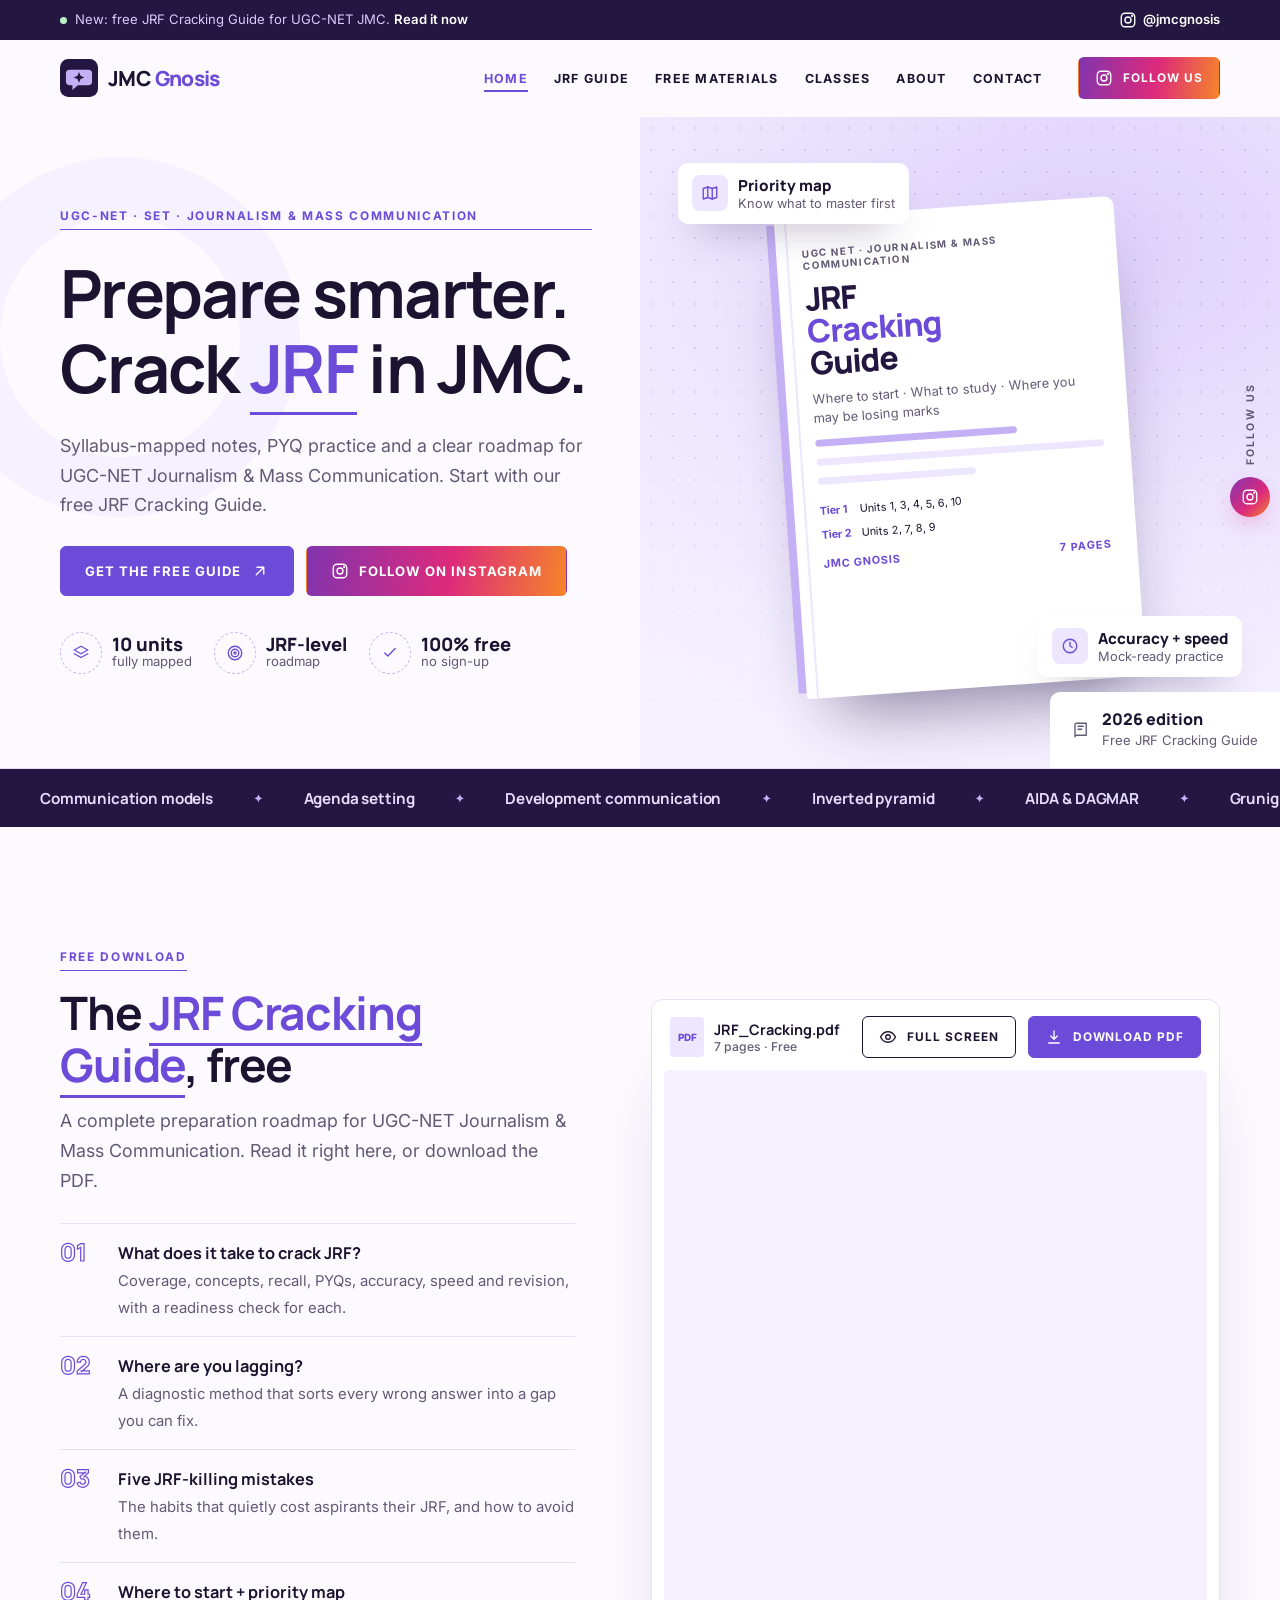
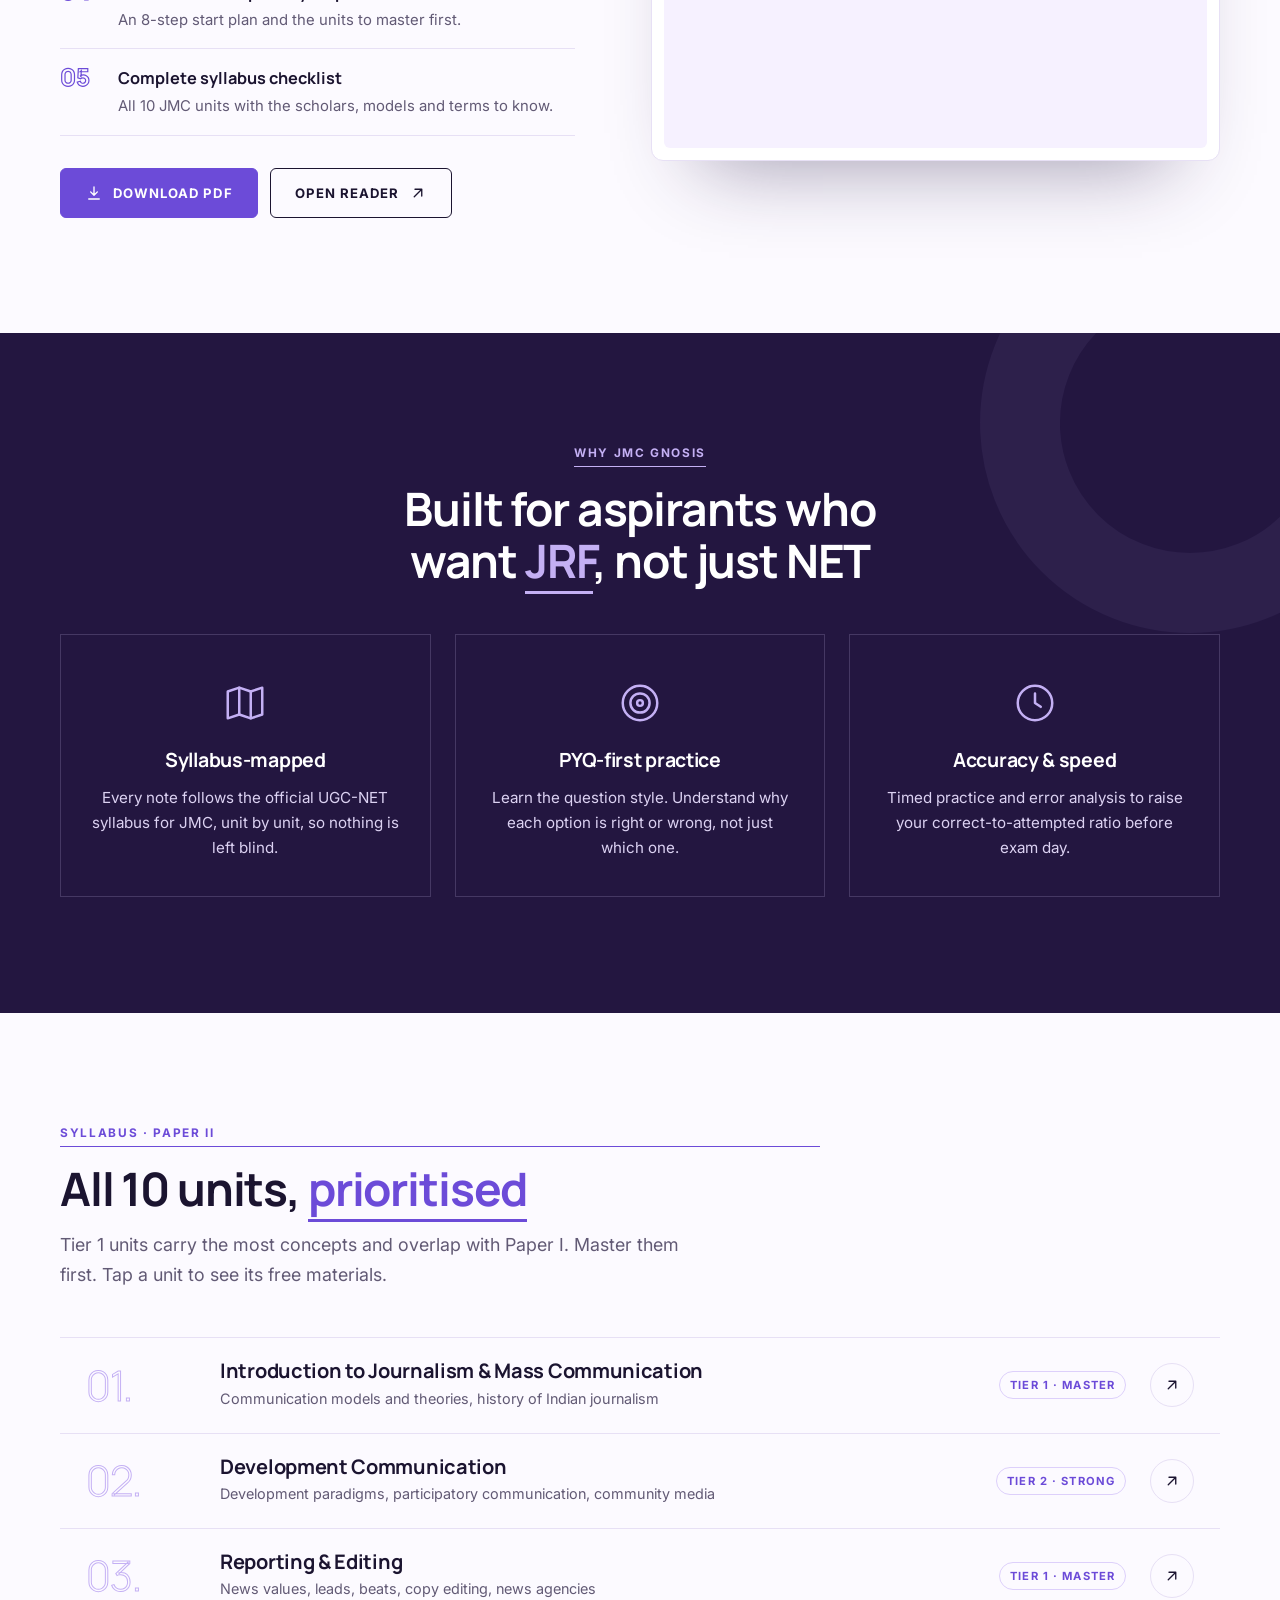
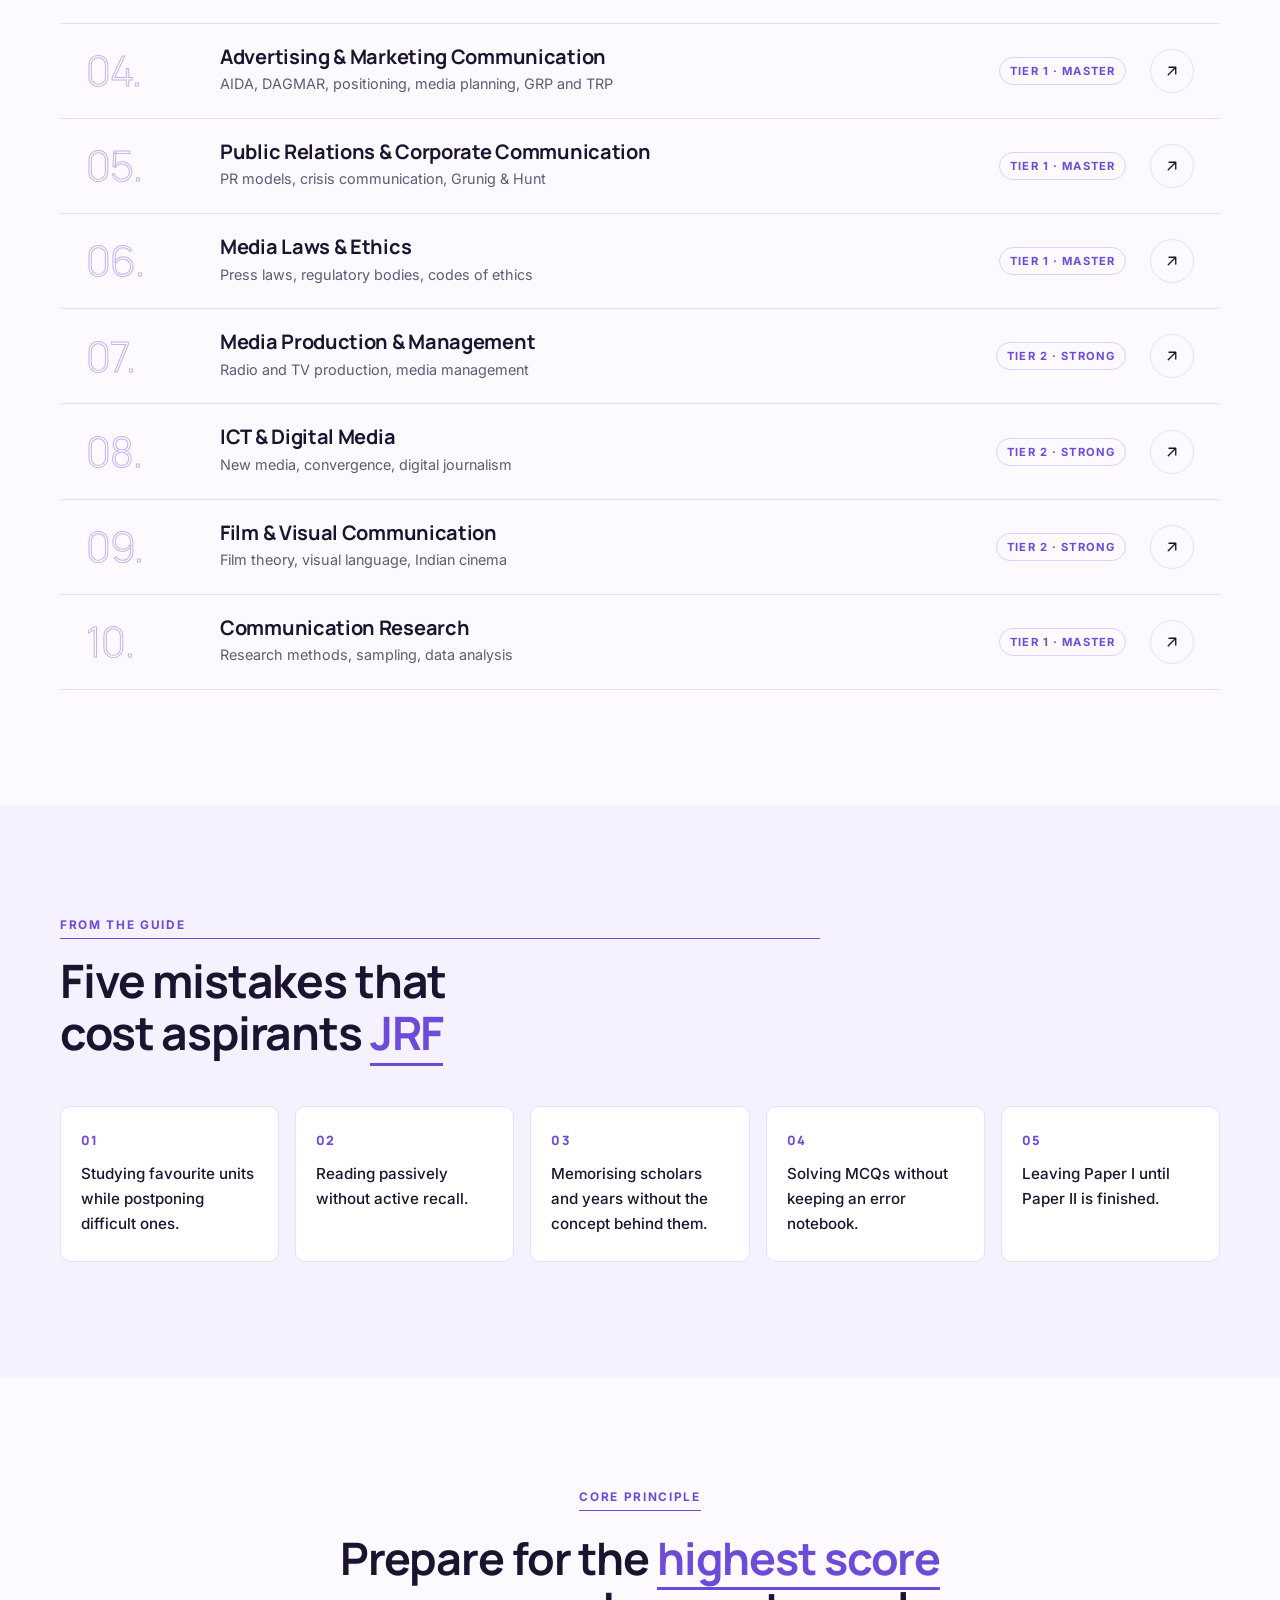
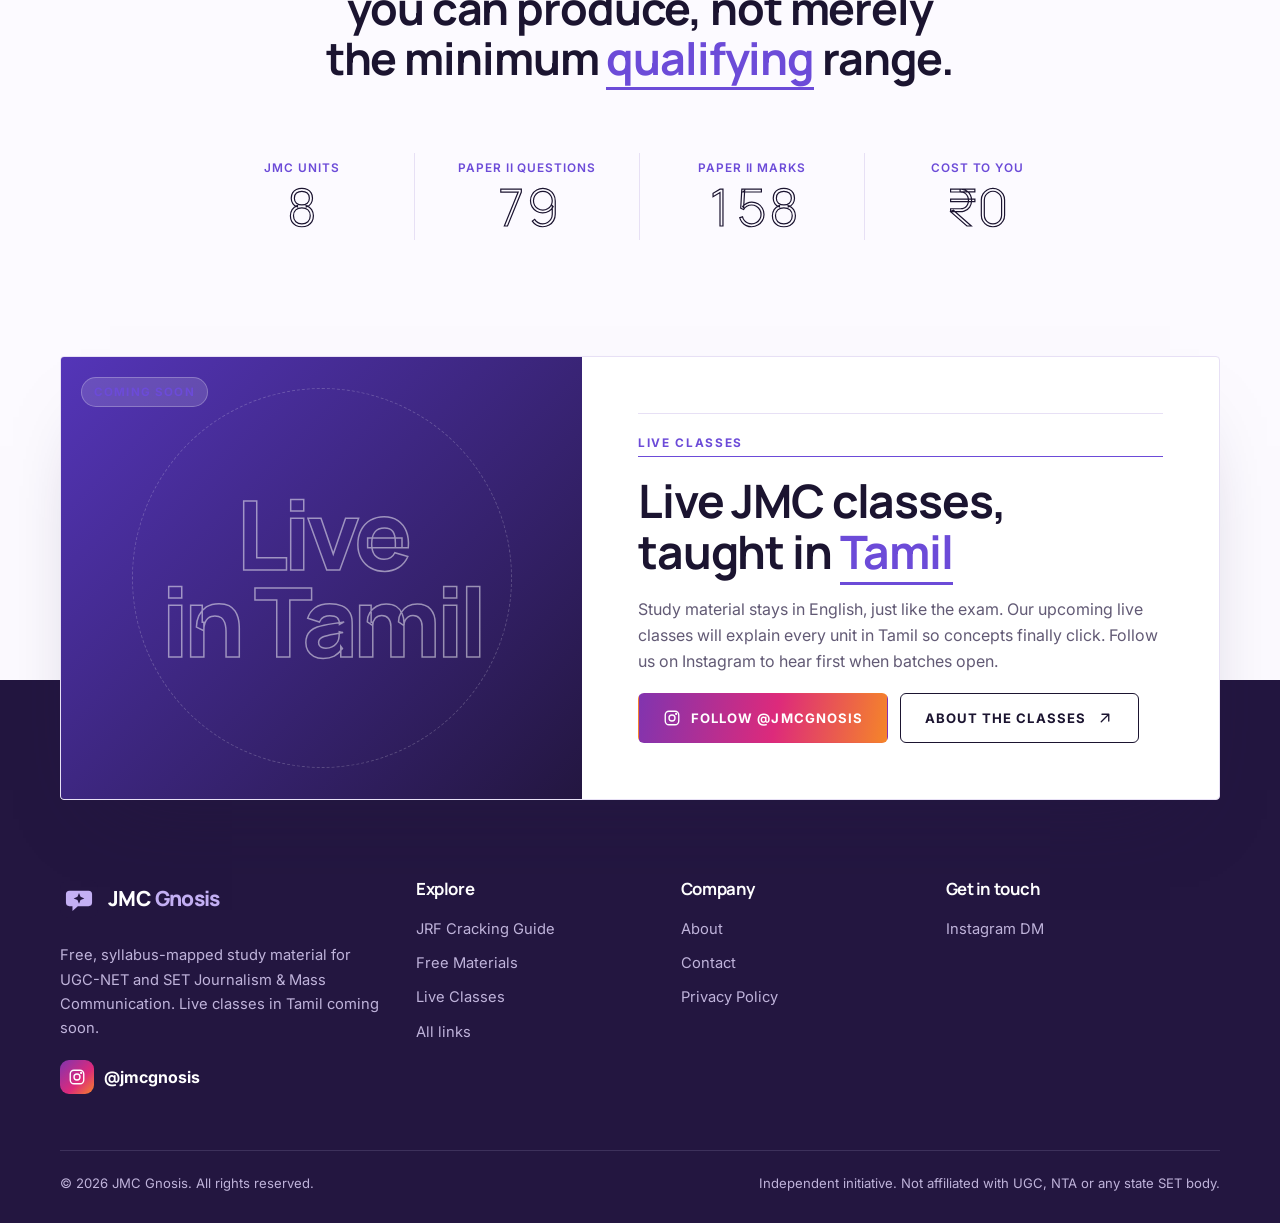
<file: index.html>
<!doctype html>
<html lang="en">
<head>
<meta charset="utf-8">
<meta name="viewport" content="width=device-width, initial-scale=1, viewport-fit=cover">
<title>JMC Gnosis | UGC-NET Journalism & Mass Communication</title>
<meta name="description" content="Free JRF Cracking Guide, syllabus-mapped notes and PYQ practice for UGC-NET and SET Journalism & Mass Communication.">
<meta name="theme-color" content="#231640">
<link rel="canonical" href="https://harishde13.github.io/jmc_gnosis/">
<meta property="og:type" content="website"><meta property="og:site_name" content="JMC Gnosis">
<meta property="og:title" content="JMC Gnosis | UGC-NET Journalism & Mass Communication"><meta property="og:description" content="Free JRF Cracking Guide, syllabus-mapped notes and PYQ practice for UGC-NET and SET Journalism & Mass Communication.">
<meta property="og:url" content="https://harishde13.github.io/jmc_gnosis/"><meta property="og:image" content="https://harishde13.github.io/jmc_gnosis/assets/img/og-image.png">
<meta name="twitter:card" content="summary_large_image">
<link rel="icon" href="assets/img/favicon.svg" type="image/svg+xml"><link rel="apple-touch-icon" href="assets/img/icon-192.png">
<link rel="preconnect" href="https://fonts.googleapis.com"><link rel="preconnect" href="https://fonts.gstatic.com" crossorigin><link rel="stylesheet" href="https://fonts.googleapis.com/css2?family=Inter:wght@400;500;600;700&family=Manrope:wght@300;500;600;700;800&display=swap">
<link rel="stylesheet" href="assets/css/style.css">
</head>
<body>
<a class="skip" href="#main">Skip to content</a>
<div class="topbar"><div class="wrap">
  <p><span class="dot"></span>New: free JRF Cracking Guide for UGC-NET JMC. <a href="guide.html">Read it now</a></p>
  <a class="hide-sm" data-link="instagram" href="https://www.instagram.com/jmcgnosis/"><svg class="i" viewBox="0 0 24 24" aria-hidden="true"><rect x="3" y="3" width="18" height="18" rx="5"/><circle cx="12" cy="12" r="4"/><circle cx="17.5" cy="6.5" r=".6" fill="currentColor"/></svg><span data-label="instagram">@jmcgnosis</span></a>
</div></div>
<header class="site-header"><div class="wrap">
  <a class="brand" href="index.html" aria-label="JMC Gnosis home"><svg class="brand-mark" viewBox="0 0 64 64" aria-hidden="true"><rect width="64" height="64" rx="14" fill="#231640"/><path d="M16 18h32a6 6 0 0 1 6 6v14a6 6 0 0 1-6 6H30l-9 8v-8h-5a6 6 0 0 1-6-6V24a6 6 0 0 1 6-6z" fill="#C4B0F4"/><path d="M32 22l2.6 6.4 6.4 2.6-6.4 2.6L32 40l-2.6-6.4-6.4-2.6 6.4-2.6z" fill="#231640"/></svg><span class="brand-word">JMC <span>Gnosis</span></span></a>
  <nav class="nav" id="site-nav" aria-label="Main"><a href="index.html" aria-current="page">Home</a><a href="guide.html">JRF Guide</a><a href="materials.html">Free Materials</a><a href="classes.html">Classes</a><a href="about.html">About</a><a href="contact.html">Contact</a></nav>
  <a class="btn ig sm header-cta" data-link="instagram" href="https://www.instagram.com/jmcgnosis/"><svg class="i" viewBox="0 0 24 24" aria-hidden="true"><rect x="3" y="3" width="18" height="18" rx="5"/><circle cx="12" cy="12" r="4"/><circle cx="17.5" cy="6.5" r=".6" fill="currentColor"/></svg>Follow us</a>
  <button class="menu-btn" type="button" aria-expanded="false" aria-controls="site-nav" aria-label="Menu"><span></span></button>
</div></header>
<div class="follow-rail"><span>Follow us</span><a data-link="instagram" href="https://www.instagram.com/jmcgnosis/" aria-label="Follow JMC Gnosis on Instagram"><svg class="i" viewBox="0 0 24 24" aria-hidden="true"><rect x="3" y="3" width="18" height="18" rx="5"/><circle cx="12" cy="12" r="4"/><circle cx="17.5" cy="6.5" r=".6" fill="currentColor"/></svg></a></div>
<main id="main">
<section class="hero"><div class="hero-grid">
  <div class="hero-copy">
    <span class="eyebrow">UGC-NET · SET · Journalism &amp; Mass Communication</span>
    <h1>Prepare smarter. <br>Crack <span class="u">JRF</span> in JMC.</h1>
    <p class="lead">Syllabus-mapped notes, PYQ practice and a clear roadmap for UGC-NET Journalism &amp; Mass Communication. Start with our free JRF Cracking Guide.</p>
    <div class="btn-row">
      <a class="btn" href="guide.html">Get the free guide <svg class="i arrow" viewBox="0 0 24 24" aria-hidden="true"><path d="M7 17 17 7M8 7h9v9"/></svg></a>
      <a class="btn ig" data-link="instagram" href="https://www.instagram.com/jmcgnosis/"><svg class="i" viewBox="0 0 24 24" aria-hidden="true"><rect x="3" y="3" width="18" height="18" rx="5"/><circle cx="12" cy="12" r="4"/><circle cx="17.5" cy="6.5" r=".6" fill="currentColor"/></svg>Follow on Instagram</a>
    </div>
    <div class="hero-badges">
      <div class="badge"><span class="ring"><svg class="i" viewBox="0 0 24 24" aria-hidden="true"><path d="m12 3 9 5-9 5-9-5 9-5z"/><path d="m3 13 9 5 9-5"/></svg></span><div><b>10 units</b>fully mapped</div></div>
      <div class="badge"><span class="ring"><svg class="i" viewBox="0 0 24 24" aria-hidden="true"><circle cx="12" cy="12" r="9"/><circle cx="12" cy="12" r="5"/><circle cx="12" cy="12" r="1.5"/></svg></span><div><b>JRF-level</b>roadmap</div></div>
      <div class="badge"><span class="ring"><svg class="i" viewBox="0 0 24 24" aria-hidden="true"><path d="m5 12 4 4 10-10"/></svg></span><div><b>100% free</b>no sign-up</div></div>
    </div>
  </div>
  <div class="hero-art">
    <div class="chip-float a"><span class="ico"><svg class="i" viewBox="0 0 24 24" aria-hidden="true"><path d="M9 4 3 6v14l6-2 6 2 6-2V4l-6 2-6-2z"/><path d="M9 4v14M15 6v14"/></svg></span><div><b>Priority map</b>Know what to master first</div></div>
    <div class="cover" aria-hidden="true">
      <span class="c-top">UGC NET · Journalism &amp; Mass Communication</span>
      <span class="c-title">JRF <span>Cracking</span> Guide</span>
      <span class="c-sub">Where to start · What to study · Where you may be losing marks</span>
      <span class="c-bar v"></span><span class="c-bar"></span><span class="c-bar s"></span>
      <div class="c-tbl"><b>Tier 1</b><span>Units 1, 3, 4, 5, 6, 10</span><b>Tier 2</b><span>Units 2, 7, 8, 9</span></div>
      <div class="c-foot"><span>JMC Gnosis</span><span>7 pages</span></div>
    </div>
    <div class="chip-float b"><span class="ico"><svg class="i" viewBox="0 0 24 24" aria-hidden="true"><circle cx="12" cy="12" r="9"/><path d="M12 7v5l3 2"/></svg></span><div><b>Accuracy + speed</b>Mock-ready practice</div></div>
    <div class="hero-card"><svg class="i" viewBox="0 0 24 24" aria-hidden="true"><path d="M4 5a2 2 0 0 1 2-2h13v16H6a2 2 0 0 0-2 2V5z"/><path d="M8 7h7M8 11h5"/></svg><div><b>2026 edition</b>Free JRF Cracking Guide</div></div>
  </div>
</div></section>
<div class="marquee" aria-hidden="true"><div class="marquee-track"><span>Communication models</span><span>Agenda setting</span><span>Development communication</span><span>Inverted pyramid</span><span>AIDA & DAGMAR</span><span>Grunig & Hunt</span><span>Press laws</span><span>Media management</span><span>Digital journalism</span><span>Film theory</span><span>Research methods</span><span>Paper I</span><span>Communication models</span><span>Agenda setting</span><span>Development communication</span><span>Inverted pyramid</span><span>AIDA & DAGMAR</span><span>Grunig & Hunt</span><span>Press laws</span><span>Media management</span><span>Digital journalism</span><span>Film theory</span><span>Research methods</span><span>Paper I</span></div></div>

<section class="section" id="guide"><div class="wrap guide">
  <div class="reveal">
    <span class="eyebrow">Free download</span>
    <h2 style="margin-top:16px">The <span class="u">JRF Cracking Guide</span>, free</h2>
    <p class="lead" style="margin-top:16px">A complete preparation roadmap for UGC-NET Journalism &amp; Mass Communication. Read it right here, or download the PDF.</p>
    <ul class="inside"><li><span class="n">01</span><div><b>What does it take to crack JRF?</b><span>Coverage, concepts, recall, PYQs, accuracy, speed and revision, with a readiness check for each.</span></div></li><li><span class="n">02</span><div><b>Where are you lagging?</b><span>A diagnostic method that sorts every wrong answer into a gap you can fix.</span></div></li><li><span class="n">03</span><div><b>Five JRF-killing mistakes</b><span>The habits that quietly cost aspirants their JRF, and how to avoid them.</span></div></li><li><span class="n">04</span><div><b>Where to start + priority map</b><span>An 8-step start plan and the units to master first.</span></div></li><li><span class="n">05</span><div><b>Complete syllabus checklist</b><span>All 10 JMC units with the scholars, models and terms to know.</span></div></li></ul>
    <div class="btn-row"><a class="btn" data-guide-download href="#"><svg class="i" viewBox="0 0 24 24" aria-hidden="true"><path d="M12 4v11m0 0-4.5-4.5M12 15l4.5-4.5M5 20h14"/></svg>Download PDF</a><a class="btn outline" href="guide.html">Open reader <svg class="i arrow" viewBox="0 0 24 24" aria-hidden="true"><path d="M7 17 17 7M8 7h9v9"/></svg></a></div>
  </div>
  <div class="reveal" style="--d:.1s"><div class="viewer">
  <div class="viewer-bar">
    <div class="file"><span class="pdf-ico">PDF</span><div>JRF_Cracking.pdf<small>7 pages · Free</small></div></div>
    <div class="btn-row"><a class="btn outline sm" data-guide-open href="#"><svg class="i" viewBox="0 0 24 24" aria-hidden="true"><path d="M2 12s3.6-7 10-7 10 7 10 7-3.6 7-10 7S2 12 2 12z"/><circle cx="12" cy="12" r="3"/></svg>Full screen</a><a class="btn sm" data-guide-download href="#"><svg class="i" viewBox="0 0 24 24" aria-hidden="true"><path d="M12 4v11m0 0-4.5-4.5M12 15l4.5-4.5M5 20h14"/></svg>Download PDF</a></div>
  </div>
  <iframe data-guide-frame title="JRF Cracking Guide preview" loading="lazy" allow="autoplay"></iframe>
</div></div>
</div></section>

<section class="section dark"><div class="wrap">
  <div class="head center reveal"><span class="eyebrow">Why JMC Gnosis</span><h2>Built for aspirants who want <span class="u">JRF</span>, not just NET</h2></div>
  <div class="cards3">
    <div class="card-d reveal"><span class="ico"><svg class="i" viewBox="0 0 24 24" aria-hidden="true"><path d="M9 4 3 6v14l6-2 6 2 6-2V4l-6 2-6-2z"/><path d="M9 4v14M15 6v14"/></svg></span><h3>Syllabus-mapped</h3><p>Every note follows the official UGC-NET syllabus for JMC, unit by unit, so nothing is left blind.</p></div>
    <div class="card-d reveal" style="--d:.08s"><span class="ico"><svg class="i" viewBox="0 0 24 24" aria-hidden="true"><circle cx="12" cy="12" r="9"/><circle cx="12" cy="12" r="5"/><circle cx="12" cy="12" r="1.5"/></svg></span><h3>PYQ-first practice</h3><p>Learn the question style. Understand why each option is right or wrong, not just which one.</p></div>
    <div class="card-d reveal" style="--d:.16s"><span class="ico"><svg class="i" viewBox="0 0 24 24" aria-hidden="true"><circle cx="12" cy="12" r="9"/><path d="M12 7v5l3 2"/></svg></span><h3>Accuracy &amp; speed</h3><p>Timed practice and error analysis to raise your correct-to-attempted ratio before exam day.</p></div>
  </div>
</div></section>

<section class="section" id="units"><div class="wrap">
  <div class="head reveal"><span class="eyebrow">Syllabus · Paper II</span><h2>All 10 units, <span class="u">prioritised</span></h2><p class="lead">Tier 1 units carry the most concepts and overlap with Paper I. Master them first. Tap a unit to see its free materials.</p></div>
  <div class="units-list" id="units-list"></div>
</div></section>

<section class="section alt"><div class="wrap">
  <div class="head reveal"><span class="eyebrow">From the guide</span><h2>Five mistakes that cost aspirants <span class="u">JRF</span></h2></div>
  <div class="mistakes"><div class="mistake reveal" style="--d:0.0s"><p>Studying favourite units while postponing difficult ones.</p></div><div class="mistake reveal" style="--d:0.06s"><p>Reading passively without active recall.</p></div><div class="mistake reveal" style="--d:0.12s"><p>Memorising scholars and years without the concept behind them.</p></div><div class="mistake reveal" style="--d:0.18s"><p>Solving MCQs without keeping an error notebook.</p></div><div class="mistake reveal" style="--d:0.24s"><p>Leaving Paper I until Paper II is finished.</p></div></div>
</div></section>

<section class="section"><div class="wrap statement">
  <span class="eyebrow reveal">Core principle</span>
  <h2 class="reveal">Prepare for the <span class="u">highest score</span> you can produce, not merely the minimum <span class="u">qualifying</span> range.</h2>
  <div class="stats">
    <div class="stat reveal"><small>JMC units</small><b data-count="10">10</b></div>
    <div class="stat reveal" style="--d:.06s"><small>Paper II questions</small><b data-count="100">100</b></div>
    <div class="stat reveal" style="--d:.12s"><small>Paper II marks</small><b data-count="200">200</b></div>
    <div class="stat reveal" style="--d:.18s"><small>Cost to you</small><b data-count="0" data-pre="₹">₹0</b></div>
  </div>
</div></section>
</main>
<section class="cta-wrap"><div class="wrap">
  <div class="cta-card reveal">
    <div class="cta-art"><span class="ring"></span><span class="tag">Coming soon</span><div class="big">Live<br>in Tamil</div></div>
    <div class="cta-body">
      <div class="rule"></div>
      <span class="eyebrow">Live classes</span>
      <h2>Live JMC classes, taught in <span class="u">Tamil</span></h2>
      <p class="muted">Study material stays in English, just like the exam. Our upcoming live classes will explain every unit in Tamil so concepts finally click. Follow us on Instagram to hear first when batches open.</p>
      <div class="btn-row"><a class="btn ig" data-link="instagram" href="https://www.instagram.com/jmcgnosis/"><svg class="i" viewBox="0 0 24 24" aria-hidden="true"><rect x="3" y="3" width="18" height="18" rx="5"/><circle cx="12" cy="12" r="4"/><circle cx="17.5" cy="6.5" r=".6" fill="currentColor"/></svg>Follow @jmcgnosis</a><a class="btn outline" href="classes.html">About the classes <svg class="i arrow" viewBox="0 0 24 24" aria-hidden="true"><path d="M7 17 17 7M8 7h9v9"/></svg></a></div>
    </div>
  </div>
</div></section>
<footer class="site-footer"><div class="wrap">
  <div class="foot-grid">
    <div><a class="brand" href="index.html" aria-label="JMC Gnosis home"><svg class="brand-mark" viewBox="0 0 64 64" aria-hidden="true"><rect width="64" height="64" rx="14" fill="#231640"/><path d="M16 18h32a6 6 0 0 1 6 6v14a6 6 0 0 1-6 6H30l-9 8v-8h-5a6 6 0 0 1-6-6V24a6 6 0 0 1 6-6z" fill="#C4B0F4"/><path d="M32 22l2.6 6.4 6.4 2.6-6.4 2.6L32 40l-2.6-6.4-6.4-2.6 6.4-2.6z" fill="#231640"/></svg><span class="brand-word">JMC <span>Gnosis</span></span></a><p class="foot-about">Free, syllabus-mapped study material for UGC-NET and SET Journalism &amp; Mass Communication. Live classes in Tamil coming soon.</p>
      <a class="ig-handle" data-link="instagram" href="https://www.instagram.com/jmcgnosis/"><span class="ig-dot"><svg class="i" viewBox="0 0 24 24" aria-hidden="true"><rect x="3" y="3" width="18" height="18" rx="5"/><circle cx="12" cy="12" r="4"/><circle cx="17.5" cy="6.5" r=".6" fill="currentColor"/></svg></span><span data-label="instagram">@jmcgnosis</span></a></div>
    <div><h4>Explore</h4><ul><li><a href="guide.html">JRF Cracking Guide</a></li><li><a href="materials.html">Free Materials</a></li><li><a href="classes.html">Live Classes</a></li><li><a href="links.html">All links</a></li></ul></div>
    <div><h4>Company</h4><ul><li><a href="about.html">About</a></li><li><a href="contact.html">Contact</a></li><li><a href="privacy.html">Privacy Policy</a></li></ul></div>
    <div><h4>Get in touch</h4><ul>
      <li><a data-link="instagram" href="https://www.instagram.com/jmcgnosis/">Instagram DM</a></li>
      <li data-hide-empty><a data-link="whatsapp" href="#">WhatsApp <span data-label="whatsapp"></span></a></li>
      <li data-hide-empty><a data-link="email" href="#"><span data-label="email"></span></a></li>
      <li data-hide-empty><a data-link="telegram" href="#">Telegram</a></li>
      <li data-hide-empty><a data-link="youtube" href="#">YouTube</a></li>
    </ul></div>
  </div>
  <div class="foot-bottom"><span>© <span data-year>2026</span> JMC Gnosis. All rights reserved.</span><span>Independent initiative. Not affiliated with UGC, NTA or any state SET body.</span></div>
</div></footer>
<script src="assets/js/config.js"></script>
<script src="assets/js/materials-data.js"></script>
<script src="assets/js/main.js"></script>
</body>
</html>
</file>
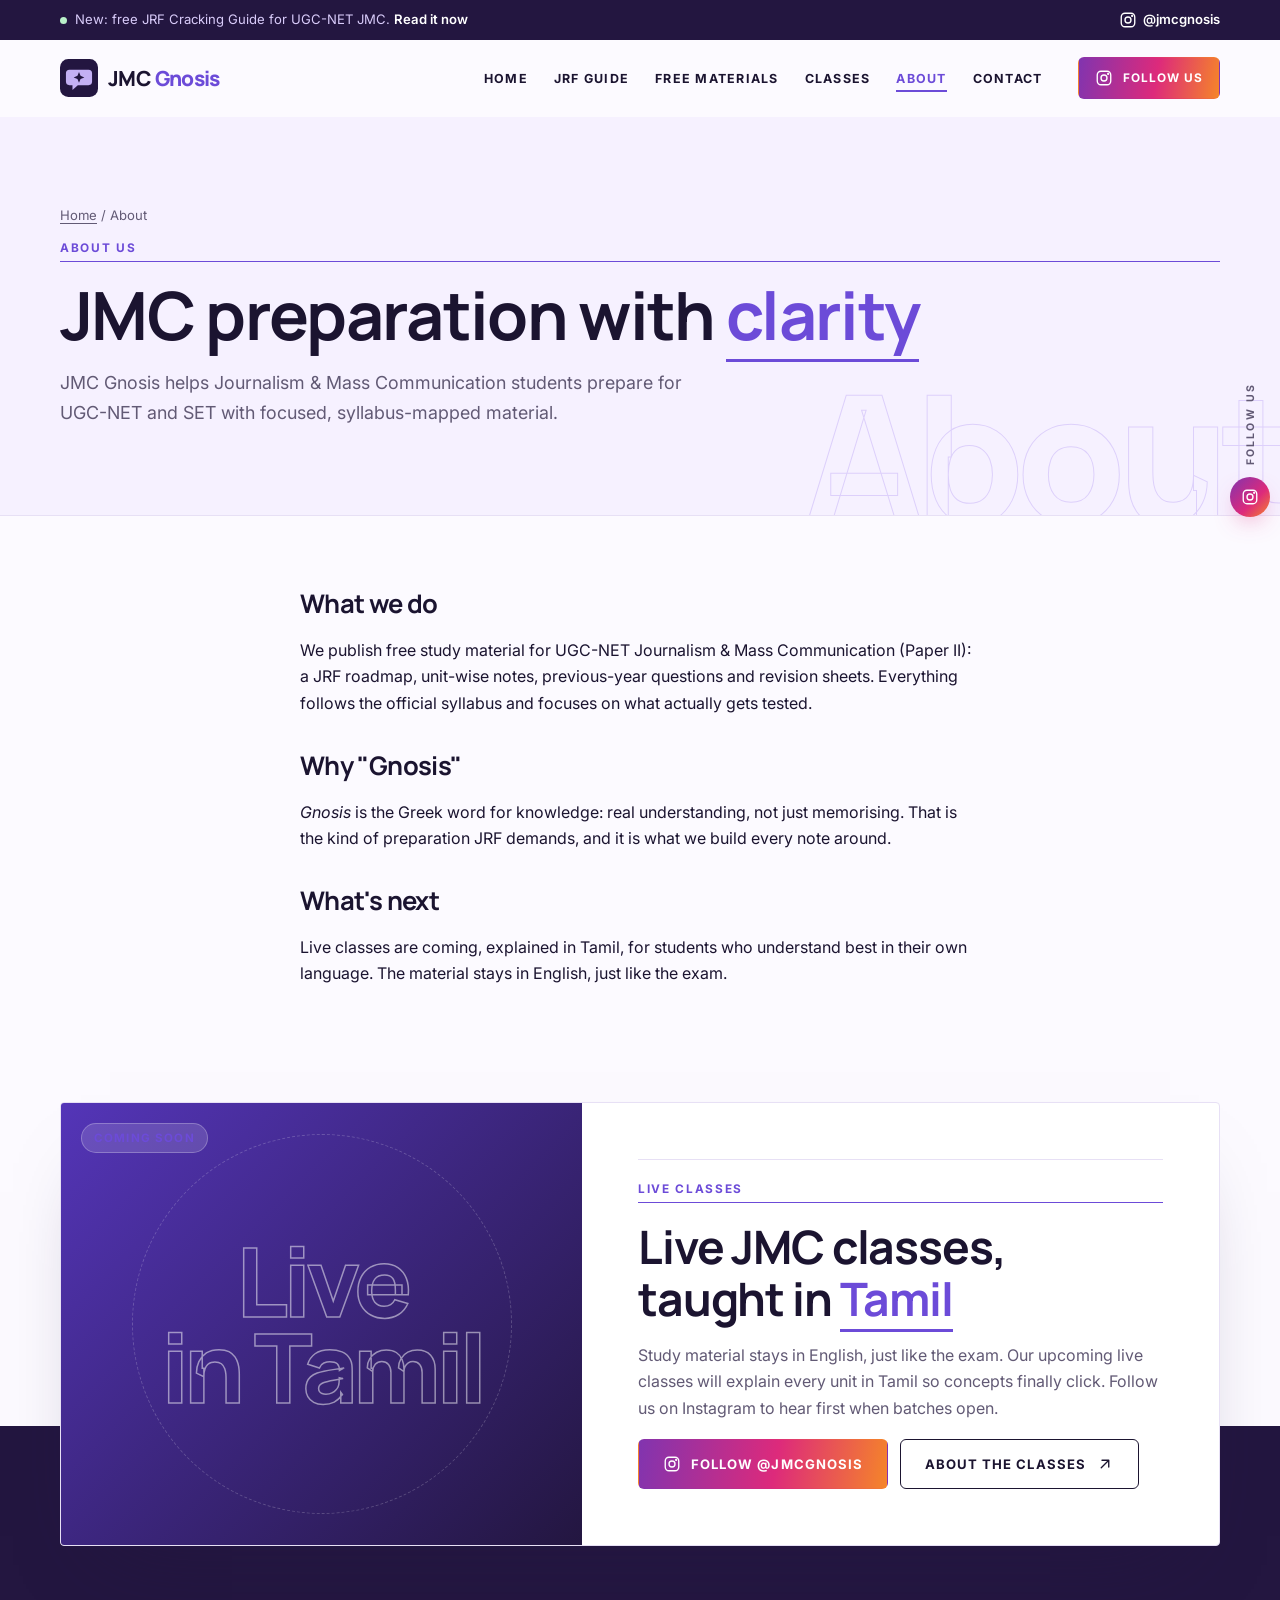
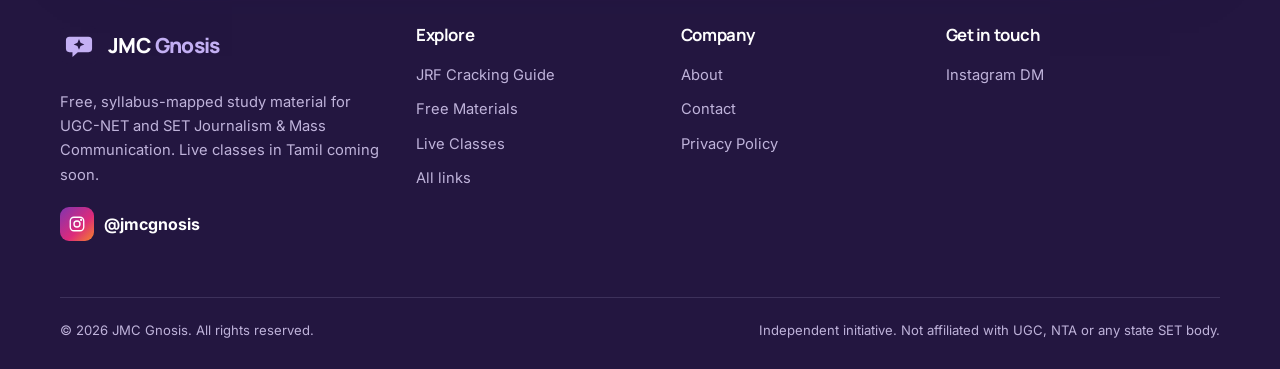
<file: about.html>
<!doctype html>
<html lang="en">
<head>
<meta charset="utf-8">
<meta name="viewport" content="width=device-width, initial-scale=1, viewport-fit=cover">
<title>About | JMC Gnosis</title>
<meta name="description" content="About JMC Gnosis.">
<meta name="theme-color" content="#231640">
<link rel="canonical" href="https://harishde13.github.io/jmc_gnosis/about.html">
<meta property="og:type" content="website"><meta property="og:site_name" content="JMC Gnosis">
<meta property="og:title" content="About | JMC Gnosis"><meta property="og:description" content="About JMC Gnosis.">
<meta property="og:url" content="https://harishde13.github.io/jmc_gnosis/about.html"><meta property="og:image" content="https://harishde13.github.io/jmc_gnosis/assets/img/og-image.png">
<meta name="twitter:card" content="summary_large_image">
<link rel="icon" href="assets/img/favicon.svg" type="image/svg+xml"><link rel="apple-touch-icon" href="assets/img/icon-192.png">
<link rel="preconnect" href="https://fonts.googleapis.com"><link rel="preconnect" href="https://fonts.gstatic.com" crossorigin><link rel="stylesheet" href="https://fonts.googleapis.com/css2?family=Inter:wght@400;500;600;700&family=Manrope:wght@300;500;600;700;800&display=swap">
<link rel="stylesheet" href="assets/css/style.css">
</head>
<body>
<a class="skip" href="#main">Skip to content</a>
<div class="topbar"><div class="wrap">
  <p><span class="dot"></span>New: free JRF Cracking Guide for UGC-NET JMC. <a href="guide.html">Read it now</a></p>
  <a class="hide-sm" data-link="instagram" href="https://www.instagram.com/jmcgnosis/"><svg class="i" viewBox="0 0 24 24" aria-hidden="true"><rect x="3" y="3" width="18" height="18" rx="5"/><circle cx="12" cy="12" r="4"/><circle cx="17.5" cy="6.5" r=".6" fill="currentColor"/></svg><span data-label="instagram">@jmcgnosis</span></a>
</div></div>
<header class="site-header"><div class="wrap">
  <a class="brand" href="index.html" aria-label="JMC Gnosis home"><svg class="brand-mark" viewBox="0 0 64 64" aria-hidden="true"><rect width="64" height="64" rx="14" fill="#231640"/><path d="M16 18h32a6 6 0 0 1 6 6v14a6 6 0 0 1-6 6H30l-9 8v-8h-5a6 6 0 0 1-6-6V24a6 6 0 0 1 6-6z" fill="#C4B0F4"/><path d="M32 22l2.6 6.4 6.4 2.6-6.4 2.6L32 40l-2.6-6.4-6.4-2.6 6.4-2.6z" fill="#231640"/></svg><span class="brand-word">JMC <span>Gnosis</span></span></a>
  <nav class="nav" id="site-nav" aria-label="Main"><a href="index.html">Home</a><a href="guide.html">JRF Guide</a><a href="materials.html">Free Materials</a><a href="classes.html">Classes</a><a href="about.html" aria-current="page">About</a><a href="contact.html">Contact</a></nav>
  <a class="btn ig sm header-cta" data-link="instagram" href="https://www.instagram.com/jmcgnosis/"><svg class="i" viewBox="0 0 24 24" aria-hidden="true"><rect x="3" y="3" width="18" height="18" rx="5"/><circle cx="12" cy="12" r="4"/><circle cx="17.5" cy="6.5" r=".6" fill="currentColor"/></svg>Follow us</a>
  <button class="menu-btn" type="button" aria-expanded="false" aria-controls="site-nav" aria-label="Menu"><span></span></button>
</div></header>
<div class="follow-rail"><span>Follow us</span><a data-link="instagram" href="https://www.instagram.com/jmcgnosis/" aria-label="Follow JMC Gnosis on Instagram"><svg class="i" viewBox="0 0 24 24" aria-hidden="true"><rect x="3" y="3" width="18" height="18" rx="5"/><circle cx="12" cy="12" r="4"/><circle cx="17.5" cy="6.5" r=".6" fill="currentColor"/></svg></a></div>
<main id="main">
<section class="page-head" data-word="About"><div class="wrap">
  <p class="crumbs"><a href="index.html">Home</a> / About</p>
  <span class="eyebrow">About us</span>
  <h1>JMC preparation with <span class="u">clarity</span></h1>
  <p class="lead">JMC Gnosis helps Journalism &amp; Mass Communication students prepare for UGC-NET and SET with focused, syllabus-mapped material.</p>
</div></section>
<section class="section" style="padding-top:56px"><div class="wrap prose reveal">
  <h2>What we do</h2>
  <p>We publish free study material for UGC-NET Journalism &amp; Mass Communication (Paper II): a JRF roadmap, unit-wise notes, previous-year questions and revision sheets. Everything follows the official syllabus and focuses on what actually gets tested.</p>
  <h2>Why "Gnosis"</h2>
  <p><em>Gnosis</em> is the Greek word for knowledge: real understanding, not just memorising. That is the kind of preparation JRF demands, and it is what we build every note around.</p>
  <h2>What's next</h2>
  <p>Live classes are coming, explained in Tamil, for students who understand best in their own language. The material stays in English, just like the exam.</p>
</div></section>
</main>
<section class="cta-wrap"><div class="wrap">
  <div class="cta-card reveal">
    <div class="cta-art"><span class="ring"></span><span class="tag">Coming soon</span><div class="big">Live<br>in Tamil</div></div>
    <div class="cta-body">
      <div class="rule"></div>
      <span class="eyebrow">Live classes</span>
      <h2>Live JMC classes, taught in <span class="u">Tamil</span></h2>
      <p class="muted">Study material stays in English, just like the exam. Our upcoming live classes will explain every unit in Tamil so concepts finally click. Follow us on Instagram to hear first when batches open.</p>
      <div class="btn-row"><a class="btn ig" data-link="instagram" href="https://www.instagram.com/jmcgnosis/"><svg class="i" viewBox="0 0 24 24" aria-hidden="true"><rect x="3" y="3" width="18" height="18" rx="5"/><circle cx="12" cy="12" r="4"/><circle cx="17.5" cy="6.5" r=".6" fill="currentColor"/></svg>Follow @jmcgnosis</a><a class="btn outline" href="classes.html">About the classes <svg class="i arrow" viewBox="0 0 24 24" aria-hidden="true"><path d="M7 17 17 7M8 7h9v9"/></svg></a></div>
    </div>
  </div>
</div></section>
<footer class="site-footer"><div class="wrap">
  <div class="foot-grid">
    <div><a class="brand" href="index.html" aria-label="JMC Gnosis home"><svg class="brand-mark" viewBox="0 0 64 64" aria-hidden="true"><rect width="64" height="64" rx="14" fill="#231640"/><path d="M16 18h32a6 6 0 0 1 6 6v14a6 6 0 0 1-6 6H30l-9 8v-8h-5a6 6 0 0 1-6-6V24a6 6 0 0 1 6-6z" fill="#C4B0F4"/><path d="M32 22l2.6 6.4 6.4 2.6-6.4 2.6L32 40l-2.6-6.4-6.4-2.6 6.4-2.6z" fill="#231640"/></svg><span class="brand-word">JMC <span>Gnosis</span></span></a><p class="foot-about">Free, syllabus-mapped study material for UGC-NET and SET Journalism &amp; Mass Communication. Live classes in Tamil coming soon.</p>
      <a class="ig-handle" data-link="instagram" href="https://www.instagram.com/jmcgnosis/"><span class="ig-dot"><svg class="i" viewBox="0 0 24 24" aria-hidden="true"><rect x="3" y="3" width="18" height="18" rx="5"/><circle cx="12" cy="12" r="4"/><circle cx="17.5" cy="6.5" r=".6" fill="currentColor"/></svg></span><span data-label="instagram">@jmcgnosis</span></a></div>
    <div><h4>Explore</h4><ul><li><a href="guide.html">JRF Cracking Guide</a></li><li><a href="materials.html">Free Materials</a></li><li><a href="classes.html">Live Classes</a></li><li><a href="links.html">All links</a></li></ul></div>
    <div><h4>Company</h4><ul><li><a href="about.html">About</a></li><li><a href="contact.html">Contact</a></li><li><a href="privacy.html">Privacy Policy</a></li></ul></div>
    <div><h4>Get in touch</h4><ul>
      <li><a data-link="instagram" href="https://www.instagram.com/jmcgnosis/">Instagram DM</a></li>
      <li data-hide-empty><a data-link="whatsapp" href="#">WhatsApp <span data-label="whatsapp"></span></a></li>
      <li data-hide-empty><a data-link="email" href="#"><span data-label="email"></span></a></li>
      <li data-hide-empty><a data-link="telegram" href="#">Telegram</a></li>
      <li data-hide-empty><a data-link="youtube" href="#">YouTube</a></li>
    </ul></div>
  </div>
  <div class="foot-bottom"><span>© <span data-year>2026</span> JMC Gnosis. All rights reserved.</span><span>Independent initiative. Not affiliated with UGC, NTA or any state SET body.</span></div>
</div></footer>
<script src="assets/js/config.js"></script>
<script src="assets/js/materials-data.js"></script>
<script src="assets/js/main.js"></script>
</body>
</html>
</file>
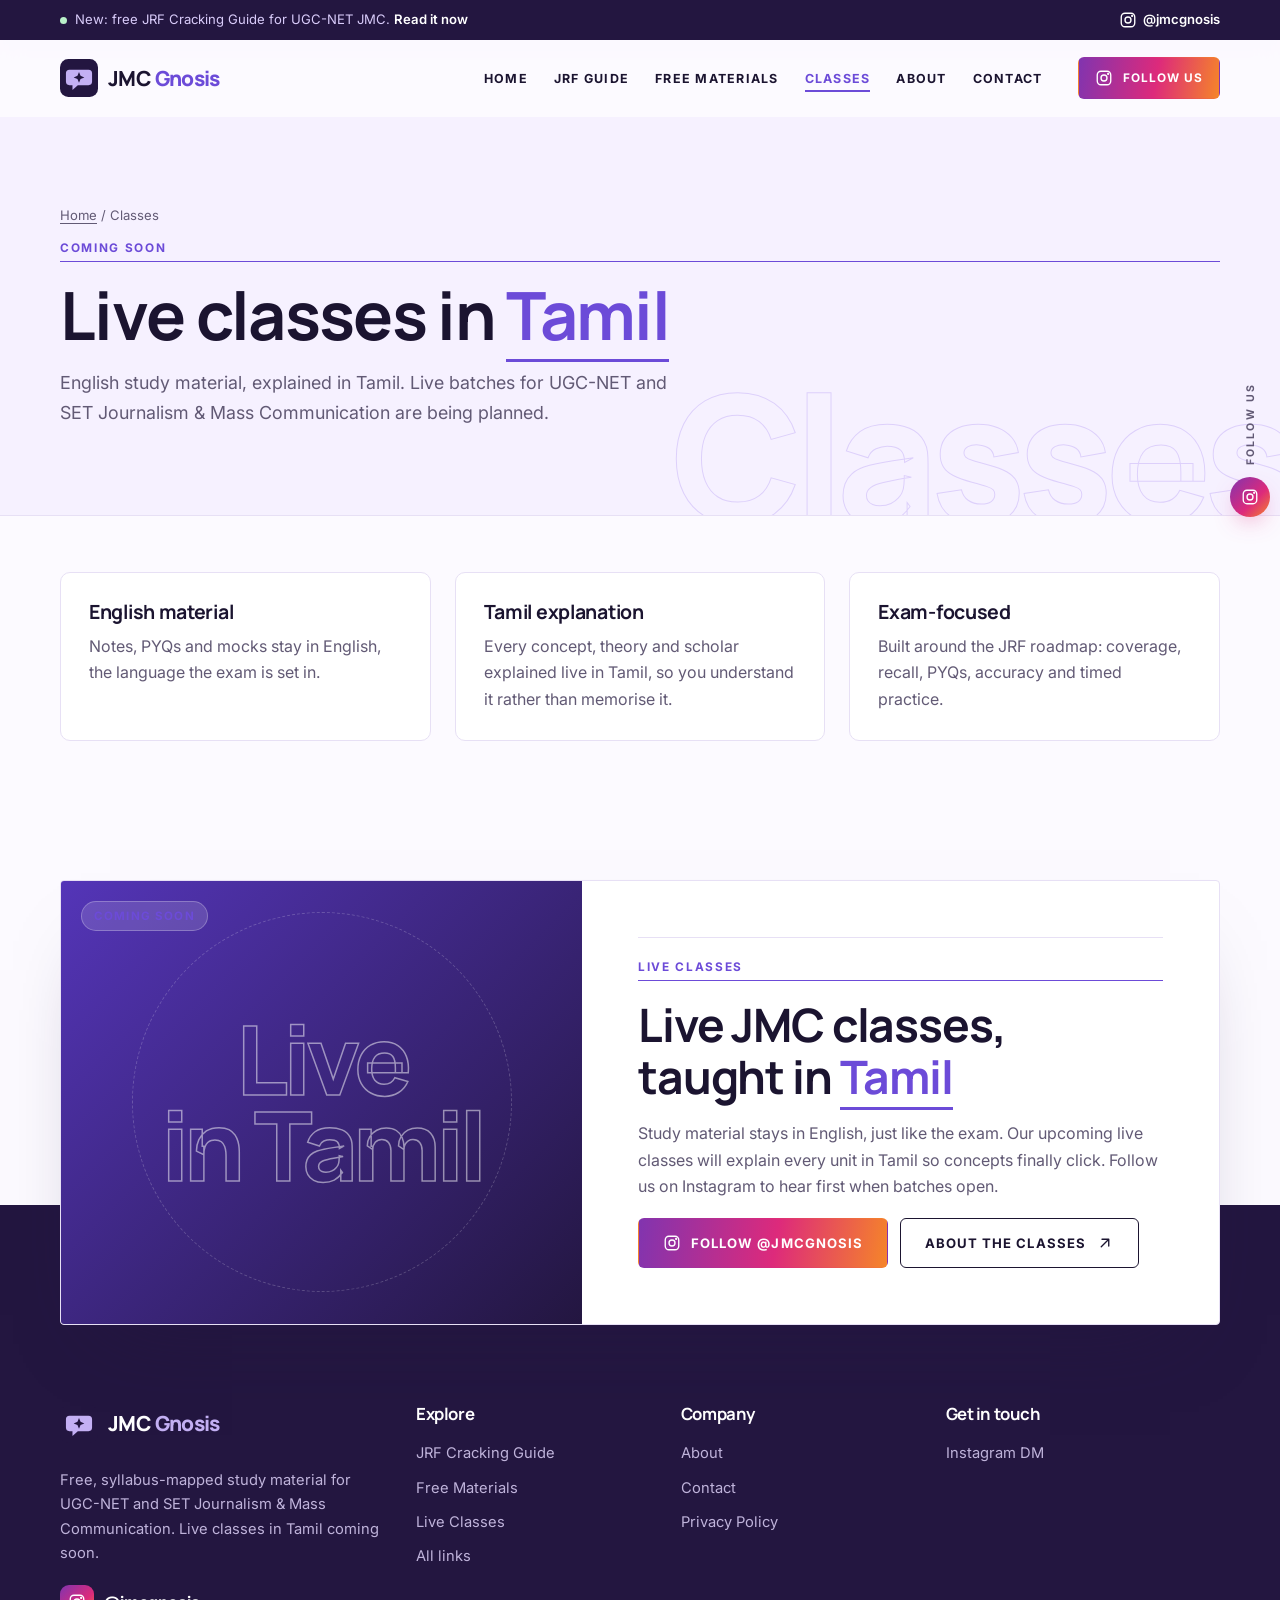
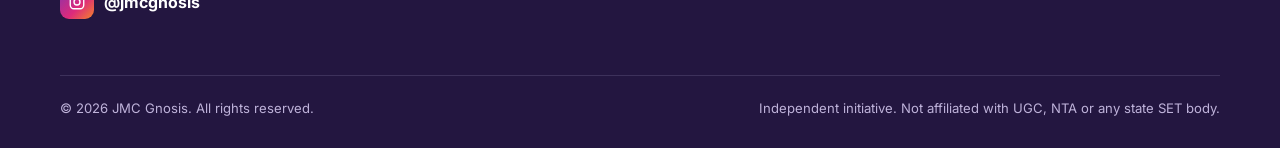
<file: classes.html>
<!doctype html>
<html lang="en">
<head>
<meta charset="utf-8">
<meta name="viewport" content="width=device-width, initial-scale=1, viewport-fit=cover">
<title>Live Classes in Tamil | JMC Gnosis</title>
<meta name="description" content="Live UGC-NET JMC classes explained in Tamil, coming soon.">
<meta name="theme-color" content="#231640">
<link rel="canonical" href="https://harishde13.github.io/jmc_gnosis/classes.html">
<meta property="og:type" content="website"><meta property="og:site_name" content="JMC Gnosis">
<meta property="og:title" content="Live Classes in Tamil | JMC Gnosis"><meta property="og:description" content="Live UGC-NET JMC classes explained in Tamil, coming soon.">
<meta property="og:url" content="https://harishde13.github.io/jmc_gnosis/classes.html"><meta property="og:image" content="https://harishde13.github.io/jmc_gnosis/assets/img/og-image.png">
<meta name="twitter:card" content="summary_large_image">
<link rel="icon" href="assets/img/favicon.svg" type="image/svg+xml"><link rel="apple-touch-icon" href="assets/img/icon-192.png">
<link rel="preconnect" href="https://fonts.googleapis.com"><link rel="preconnect" href="https://fonts.gstatic.com" crossorigin><link rel="stylesheet" href="https://fonts.googleapis.com/css2?family=Inter:wght@400;500;600;700&family=Manrope:wght@300;500;600;700;800&display=swap">
<link rel="stylesheet" href="assets/css/style.css">
</head>
<body>
<a class="skip" href="#main">Skip to content</a>
<div class="topbar"><div class="wrap">
  <p><span class="dot"></span>New: free JRF Cracking Guide for UGC-NET JMC. <a href="guide.html">Read it now</a></p>
  <a class="hide-sm" data-link="instagram" href="https://www.instagram.com/jmcgnosis/"><svg class="i" viewBox="0 0 24 24" aria-hidden="true"><rect x="3" y="3" width="18" height="18" rx="5"/><circle cx="12" cy="12" r="4"/><circle cx="17.5" cy="6.5" r=".6" fill="currentColor"/></svg><span data-label="instagram">@jmcgnosis</span></a>
</div></div>
<header class="site-header"><div class="wrap">
  <a class="brand" href="index.html" aria-label="JMC Gnosis home"><svg class="brand-mark" viewBox="0 0 64 64" aria-hidden="true"><rect width="64" height="64" rx="14" fill="#231640"/><path d="M16 18h32a6 6 0 0 1 6 6v14a6 6 0 0 1-6 6H30l-9 8v-8h-5a6 6 0 0 1-6-6V24a6 6 0 0 1 6-6z" fill="#C4B0F4"/><path d="M32 22l2.6 6.4 6.4 2.6-6.4 2.6L32 40l-2.6-6.4-6.4-2.6 6.4-2.6z" fill="#231640"/></svg><span class="brand-word">JMC <span>Gnosis</span></span></a>
  <nav class="nav" id="site-nav" aria-label="Main"><a href="index.html">Home</a><a href="guide.html">JRF Guide</a><a href="materials.html">Free Materials</a><a href="classes.html" aria-current="page">Classes</a><a href="about.html">About</a><a href="contact.html">Contact</a></nav>
  <a class="btn ig sm header-cta" data-link="instagram" href="https://www.instagram.com/jmcgnosis/"><svg class="i" viewBox="0 0 24 24" aria-hidden="true"><rect x="3" y="3" width="18" height="18" rx="5"/><circle cx="12" cy="12" r="4"/><circle cx="17.5" cy="6.5" r=".6" fill="currentColor"/></svg>Follow us</a>
  <button class="menu-btn" type="button" aria-expanded="false" aria-controls="site-nav" aria-label="Menu"><span></span></button>
</div></header>
<div class="follow-rail"><span>Follow us</span><a data-link="instagram" href="https://www.instagram.com/jmcgnosis/" aria-label="Follow JMC Gnosis on Instagram"><svg class="i" viewBox="0 0 24 24" aria-hidden="true"><rect x="3" y="3" width="18" height="18" rx="5"/><circle cx="12" cy="12" r="4"/><circle cx="17.5" cy="6.5" r=".6" fill="currentColor"/></svg></a></div>
<main id="main">
<section class="page-head" data-word="Classes"><div class="wrap">
  <p class="crumbs"><a href="index.html">Home</a> / Classes</p>
  <span class="eyebrow">Coming soon</span>
  <h1>Live classes in <span class="u">Tamil</span></h1>
  <p class="lead">English study material, explained in Tamil. Live batches for UGC-NET and SET Journalism &amp; Mass Communication are being planned.</p>
</div></section>
<section class="section" style="padding-top:56px"><div class="wrap">
  <div class="cards3" style="margin-bottom:24px">
    <div class="c-card reveal"><h3>English material</h3><p class="muted">Notes, PYQs and mocks stay in English, the language the exam is set in.</p></div>
    <div class="c-card reveal" style="--d:.08s"><h3>Tamil explanation</h3><p class="muted">Every concept, theory and scholar explained live in Tamil, so you understand it rather than memorise it.</p></div>
    <div class="c-card reveal" style="--d:.16s"><h3>Exam-focused</h3><p class="muted">Built around the JRF roadmap: coverage, recall, PYQs, accuracy and timed practice.</p></div>
  </div>
</div></section>
</main>
<section class="cta-wrap"><div class="wrap">
  <div class="cta-card reveal">
    <div class="cta-art"><span class="ring"></span><span class="tag">Coming soon</span><div class="big">Live<br>in Tamil</div></div>
    <div class="cta-body">
      <div class="rule"></div>
      <span class="eyebrow">Live classes</span>
      <h2>Live JMC classes, taught in <span class="u">Tamil</span></h2>
      <p class="muted">Study material stays in English, just like the exam. Our upcoming live classes will explain every unit in Tamil so concepts finally click. Follow us on Instagram to hear first when batches open.</p>
      <div class="btn-row"><a class="btn ig" data-link="instagram" href="https://www.instagram.com/jmcgnosis/"><svg class="i" viewBox="0 0 24 24" aria-hidden="true"><rect x="3" y="3" width="18" height="18" rx="5"/><circle cx="12" cy="12" r="4"/><circle cx="17.5" cy="6.5" r=".6" fill="currentColor"/></svg>Follow @jmcgnosis</a><a class="btn outline" href="classes.html">About the classes <svg class="i arrow" viewBox="0 0 24 24" aria-hidden="true"><path d="M7 17 17 7M8 7h9v9"/></svg></a></div>
    </div>
  </div>
</div></section>
<footer class="site-footer"><div class="wrap">
  <div class="foot-grid">
    <div><a class="brand" href="index.html" aria-label="JMC Gnosis home"><svg class="brand-mark" viewBox="0 0 64 64" aria-hidden="true"><rect width="64" height="64" rx="14" fill="#231640"/><path d="M16 18h32a6 6 0 0 1 6 6v14a6 6 0 0 1-6 6H30l-9 8v-8h-5a6 6 0 0 1-6-6V24a6 6 0 0 1 6-6z" fill="#C4B0F4"/><path d="M32 22l2.6 6.4 6.4 2.6-6.4 2.6L32 40l-2.6-6.4-6.4-2.6 6.4-2.6z" fill="#231640"/></svg><span class="brand-word">JMC <span>Gnosis</span></span></a><p class="foot-about">Free, syllabus-mapped study material for UGC-NET and SET Journalism &amp; Mass Communication. Live classes in Tamil coming soon.</p>
      <a class="ig-handle" data-link="instagram" href="https://www.instagram.com/jmcgnosis/"><span class="ig-dot"><svg class="i" viewBox="0 0 24 24" aria-hidden="true"><rect x="3" y="3" width="18" height="18" rx="5"/><circle cx="12" cy="12" r="4"/><circle cx="17.5" cy="6.5" r=".6" fill="currentColor"/></svg></span><span data-label="instagram">@jmcgnosis</span></a></div>
    <div><h4>Explore</h4><ul><li><a href="guide.html">JRF Cracking Guide</a></li><li><a href="materials.html">Free Materials</a></li><li><a href="classes.html">Live Classes</a></li><li><a href="links.html">All links</a></li></ul></div>
    <div><h4>Company</h4><ul><li><a href="about.html">About</a></li><li><a href="contact.html">Contact</a></li><li><a href="privacy.html">Privacy Policy</a></li></ul></div>
    <div><h4>Get in touch</h4><ul>
      <li><a data-link="instagram" href="https://www.instagram.com/jmcgnosis/">Instagram DM</a></li>
      <li data-hide-empty><a data-link="whatsapp" href="#">WhatsApp <span data-label="whatsapp"></span></a></li>
      <li data-hide-empty><a data-link="email" href="#"><span data-label="email"></span></a></li>
      <li data-hide-empty><a data-link="telegram" href="#">Telegram</a></li>
      <li data-hide-empty><a data-link="youtube" href="#">YouTube</a></li>
    </ul></div>
  </div>
  <div class="foot-bottom"><span>© <span data-year>2026</span> JMC Gnosis. All rights reserved.</span><span>Independent initiative. Not affiliated with UGC, NTA or any state SET body.</span></div>
</div></footer>
<script src="assets/js/config.js"></script>
<script src="assets/js/materials-data.js"></script>
<script src="assets/js/main.js"></script>
</body>
</html>
</file>
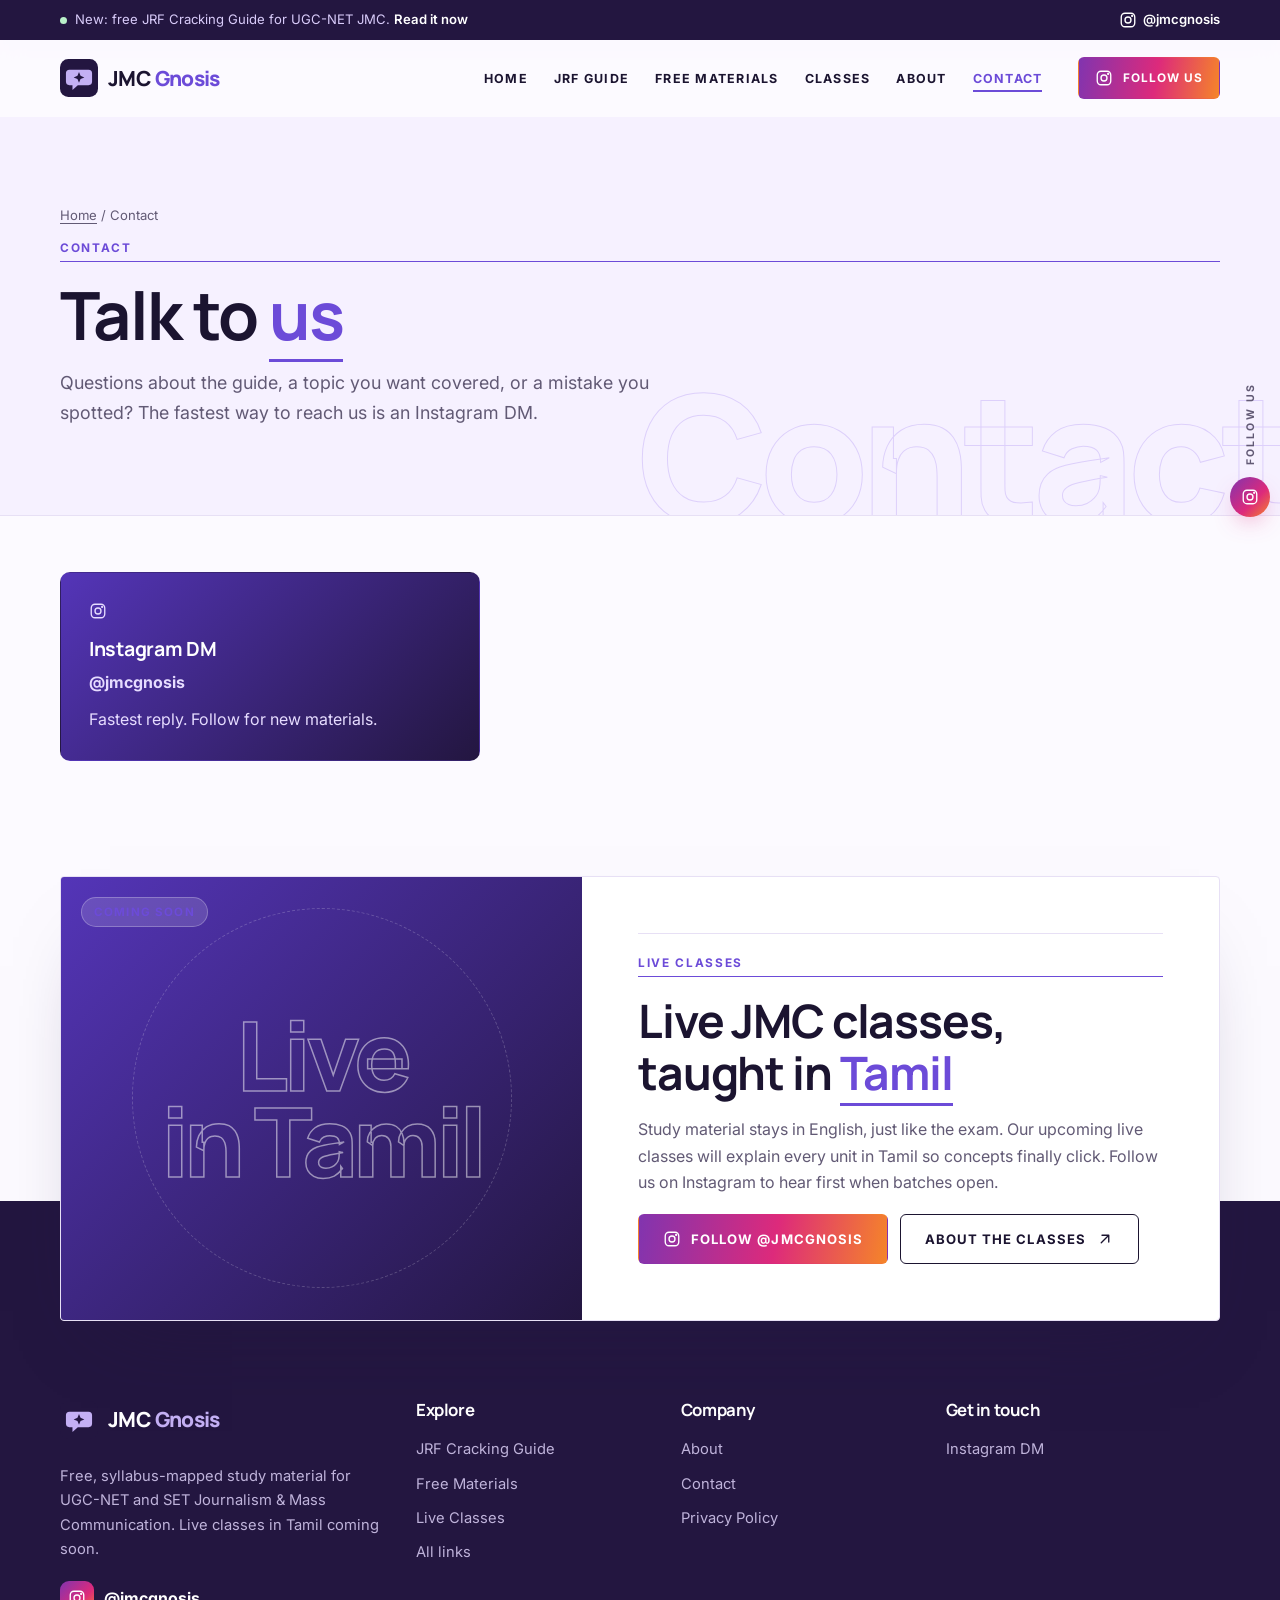
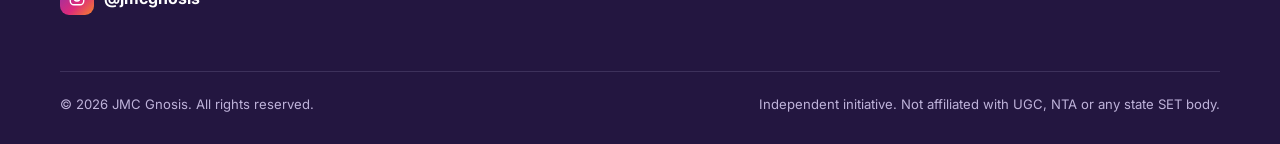
<file: contact.html>
<!doctype html>
<html lang="en">
<head>
<meta charset="utf-8">
<meta name="viewport" content="width=device-width, initial-scale=1, viewport-fit=cover">
<title>Contact | JMC Gnosis</title>
<meta name="description" content="Contact JMC Gnosis on Instagram.">
<meta name="theme-color" content="#231640">
<link rel="canonical" href="https://harishde13.github.io/jmc_gnosis/contact.html">
<meta property="og:type" content="website"><meta property="og:site_name" content="JMC Gnosis">
<meta property="og:title" content="Contact | JMC Gnosis"><meta property="og:description" content="Contact JMC Gnosis on Instagram.">
<meta property="og:url" content="https://harishde13.github.io/jmc_gnosis/contact.html"><meta property="og:image" content="https://harishde13.github.io/jmc_gnosis/assets/img/og-image.png">
<meta name="twitter:card" content="summary_large_image">
<link rel="icon" href="assets/img/favicon.svg" type="image/svg+xml"><link rel="apple-touch-icon" href="assets/img/icon-192.png">
<link rel="preconnect" href="https://fonts.googleapis.com"><link rel="preconnect" href="https://fonts.gstatic.com" crossorigin><link rel="stylesheet" href="https://fonts.googleapis.com/css2?family=Inter:wght@400;500;600;700&family=Manrope:wght@300;500;600;700;800&display=swap">
<link rel="stylesheet" href="assets/css/style.css">
</head>
<body>
<a class="skip" href="#main">Skip to content</a>
<div class="topbar"><div class="wrap">
  <p><span class="dot"></span>New: free JRF Cracking Guide for UGC-NET JMC. <a href="guide.html">Read it now</a></p>
  <a class="hide-sm" data-link="instagram" href="https://www.instagram.com/jmcgnosis/"><svg class="i" viewBox="0 0 24 24" aria-hidden="true"><rect x="3" y="3" width="18" height="18" rx="5"/><circle cx="12" cy="12" r="4"/><circle cx="17.5" cy="6.5" r=".6" fill="currentColor"/></svg><span data-label="instagram">@jmcgnosis</span></a>
</div></div>
<header class="site-header"><div class="wrap">
  <a class="brand" href="index.html" aria-label="JMC Gnosis home"><svg class="brand-mark" viewBox="0 0 64 64" aria-hidden="true"><rect width="64" height="64" rx="14" fill="#231640"/><path d="M16 18h32a6 6 0 0 1 6 6v14a6 6 0 0 1-6 6H30l-9 8v-8h-5a6 6 0 0 1-6-6V24a6 6 0 0 1 6-6z" fill="#C4B0F4"/><path d="M32 22l2.6 6.4 6.4 2.6-6.4 2.6L32 40l-2.6-6.4-6.4-2.6 6.4-2.6z" fill="#231640"/></svg><span class="brand-word">JMC <span>Gnosis</span></span></a>
  <nav class="nav" id="site-nav" aria-label="Main"><a href="index.html">Home</a><a href="guide.html">JRF Guide</a><a href="materials.html">Free Materials</a><a href="classes.html">Classes</a><a href="about.html">About</a><a href="contact.html" aria-current="page">Contact</a></nav>
  <a class="btn ig sm header-cta" data-link="instagram" href="https://www.instagram.com/jmcgnosis/"><svg class="i" viewBox="0 0 24 24" aria-hidden="true"><rect x="3" y="3" width="18" height="18" rx="5"/><circle cx="12" cy="12" r="4"/><circle cx="17.5" cy="6.5" r=".6" fill="currentColor"/></svg>Follow us</a>
  <button class="menu-btn" type="button" aria-expanded="false" aria-controls="site-nav" aria-label="Menu"><span></span></button>
</div></header>
<div class="follow-rail"><span>Follow us</span><a data-link="instagram" href="https://www.instagram.com/jmcgnosis/" aria-label="Follow JMC Gnosis on Instagram"><svg class="i" viewBox="0 0 24 24" aria-hidden="true"><rect x="3" y="3" width="18" height="18" rx="5"/><circle cx="12" cy="12" r="4"/><circle cx="17.5" cy="6.5" r=".6" fill="currentColor"/></svg></a></div>
<main id="main">
<section class="page-head" data-word="Contact"><div class="wrap">
  <p class="crumbs"><a href="index.html">Home</a> / Contact</p>
  <span class="eyebrow">Contact</span>
  <h1>Talk to <span class="u">us</span></h1>
  <p class="lead">Questions about the guide, a topic you want covered, or a mistake you spotted? The fastest way to reach us is an Instagram DM.</p>
</div></section>
<section class="section" style="padding-top:56px"><div class="wrap">
  <div class="contact-grid">
    <a class="c-card primary reveal" data-link="instagram" href="https://www.instagram.com/jmcgnosis/" style="text-decoration:none"><span class="ico"><svg class="i" viewBox="0 0 24 24" aria-hidden="true"><rect x="3" y="3" width="18" height="18" rx="5"/><circle cx="12" cy="12" r="4"/><circle cx="17.5" cy="6.5" r=".6" fill="currentColor"/></svg></span><h3>Instagram DM</h3><span class="v" data-label="instagram">@jmcgnosis</span><span>Fastest reply. Follow for new materials.</span></a>
    <a class="c-card reveal" data-hide-empty data-link="whatsapp" href="#" style="text-decoration:none;color:inherit"><span><svg class="i" viewBox="0 0 24 24" aria-hidden="true"><path d="M4 5h16v11H9l-5 4V5z"/></svg></span><h3>WhatsApp</h3><span class="v" data-label="whatsapp"></span></a>
    <a class="c-card reveal" data-hide-empty data-link="email" href="#" style="text-decoration:none;color:inherit"><span><svg class="i" viewBox="0 0 24 24" aria-hidden="true"><rect x="3" y="5" width="18" height="14" rx="2"/><path d="m3 7 9 6 9-6"/></svg></span><h3>Email</h3><span class="v" data-label="email"></span></a>
  </div>
  <form class="form reveal" id="contact-form">
    <h2 style="font-size:1.5rem">Send a message</h2>
    <div class="field"><label for="c-name">Your name</label><input id="c-name" required autocomplete="name"></div>
    <div class="field"><label for="c-msg">Message</label><textarea id="c-msg" required></textarea></div>
    <div class="btn-row"><button class="btn" type="submit" data-via="whatsapp">Send via WhatsApp</button><button class="btn outline" type="submit" data-via="email">Send via email</button></div>
    <p id="c-status" class="muted" aria-live="polite"></p>
  </form>
</div></section>
</main>
<section class="cta-wrap"><div class="wrap">
  <div class="cta-card reveal">
    <div class="cta-art"><span class="ring"></span><span class="tag">Coming soon</span><div class="big">Live<br>in Tamil</div></div>
    <div class="cta-body">
      <div class="rule"></div>
      <span class="eyebrow">Live classes</span>
      <h2>Live JMC classes, taught in <span class="u">Tamil</span></h2>
      <p class="muted">Study material stays in English, just like the exam. Our upcoming live classes will explain every unit in Tamil so concepts finally click. Follow us on Instagram to hear first when batches open.</p>
      <div class="btn-row"><a class="btn ig" data-link="instagram" href="https://www.instagram.com/jmcgnosis/"><svg class="i" viewBox="0 0 24 24" aria-hidden="true"><rect x="3" y="3" width="18" height="18" rx="5"/><circle cx="12" cy="12" r="4"/><circle cx="17.5" cy="6.5" r=".6" fill="currentColor"/></svg>Follow @jmcgnosis</a><a class="btn outline" href="classes.html">About the classes <svg class="i arrow" viewBox="0 0 24 24" aria-hidden="true"><path d="M7 17 17 7M8 7h9v9"/></svg></a></div>
    </div>
  </div>
</div></section>
<footer class="site-footer"><div class="wrap">
  <div class="foot-grid">
    <div><a class="brand" href="index.html" aria-label="JMC Gnosis home"><svg class="brand-mark" viewBox="0 0 64 64" aria-hidden="true"><rect width="64" height="64" rx="14" fill="#231640"/><path d="M16 18h32a6 6 0 0 1 6 6v14a6 6 0 0 1-6 6H30l-9 8v-8h-5a6 6 0 0 1-6-6V24a6 6 0 0 1 6-6z" fill="#C4B0F4"/><path d="M32 22l2.6 6.4 6.4 2.6-6.4 2.6L32 40l-2.6-6.4-6.4-2.6 6.4-2.6z" fill="#231640"/></svg><span class="brand-word">JMC <span>Gnosis</span></span></a><p class="foot-about">Free, syllabus-mapped study material for UGC-NET and SET Journalism &amp; Mass Communication. Live classes in Tamil coming soon.</p>
      <a class="ig-handle" data-link="instagram" href="https://www.instagram.com/jmcgnosis/"><span class="ig-dot"><svg class="i" viewBox="0 0 24 24" aria-hidden="true"><rect x="3" y="3" width="18" height="18" rx="5"/><circle cx="12" cy="12" r="4"/><circle cx="17.5" cy="6.5" r=".6" fill="currentColor"/></svg></span><span data-label="instagram">@jmcgnosis</span></a></div>
    <div><h4>Explore</h4><ul><li><a href="guide.html">JRF Cracking Guide</a></li><li><a href="materials.html">Free Materials</a></li><li><a href="classes.html">Live Classes</a></li><li><a href="links.html">All links</a></li></ul></div>
    <div><h4>Company</h4><ul><li><a href="about.html">About</a></li><li><a href="contact.html">Contact</a></li><li><a href="privacy.html">Privacy Policy</a></li></ul></div>
    <div><h4>Get in touch</h4><ul>
      <li><a data-link="instagram" href="https://www.instagram.com/jmcgnosis/">Instagram DM</a></li>
      <li data-hide-empty><a data-link="whatsapp" href="#">WhatsApp <span data-label="whatsapp"></span></a></li>
      <li data-hide-empty><a data-link="email" href="#"><span data-label="email"></span></a></li>
      <li data-hide-empty><a data-link="telegram" href="#">Telegram</a></li>
      <li data-hide-empty><a data-link="youtube" href="#">YouTube</a></li>
    </ul></div>
  </div>
  <div class="foot-bottom"><span>© <span data-year>2026</span> JMC Gnosis. All rights reserved.</span><span>Independent initiative. Not affiliated with UGC, NTA or any state SET body.</span></div>
</div></footer>
<script src="assets/js/config.js"></script>
<script src="assets/js/materials-data.js"></script>
<script src="assets/js/main.js"></script>
</body>
</html>
</file>
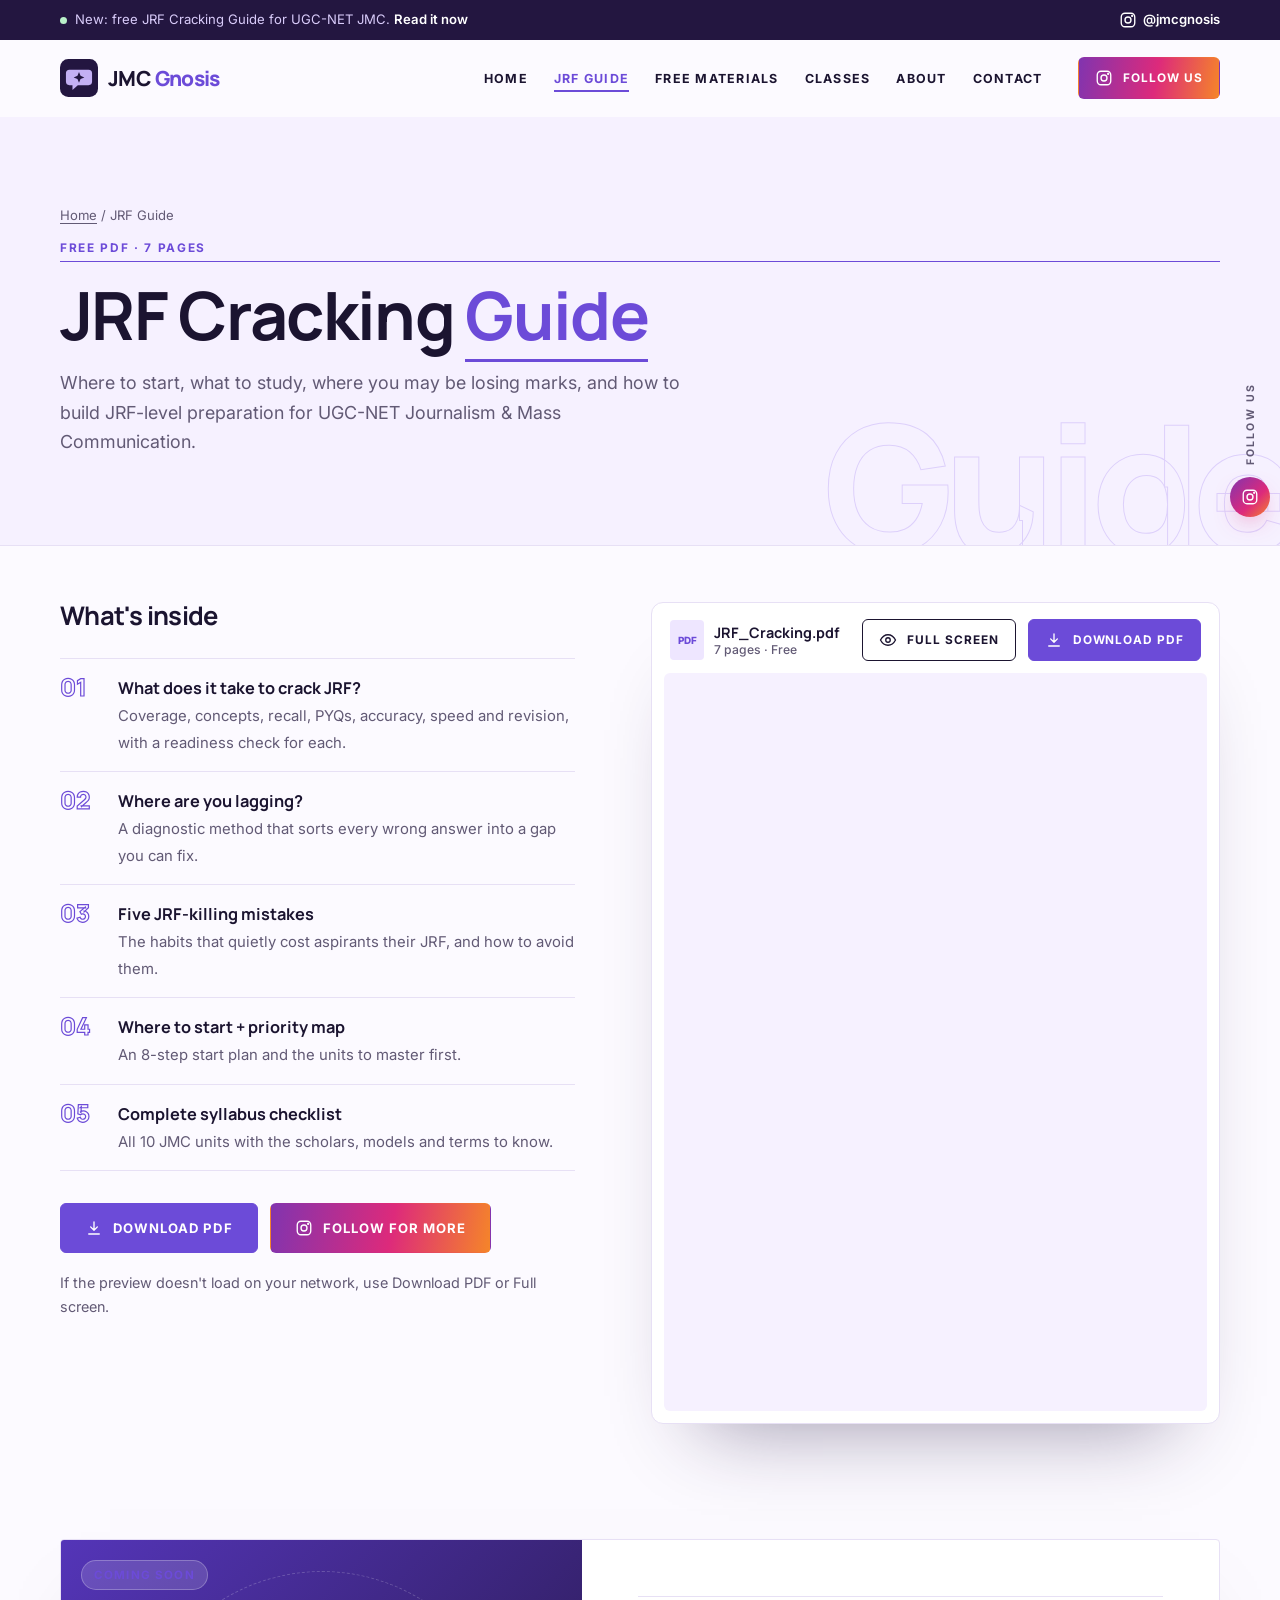
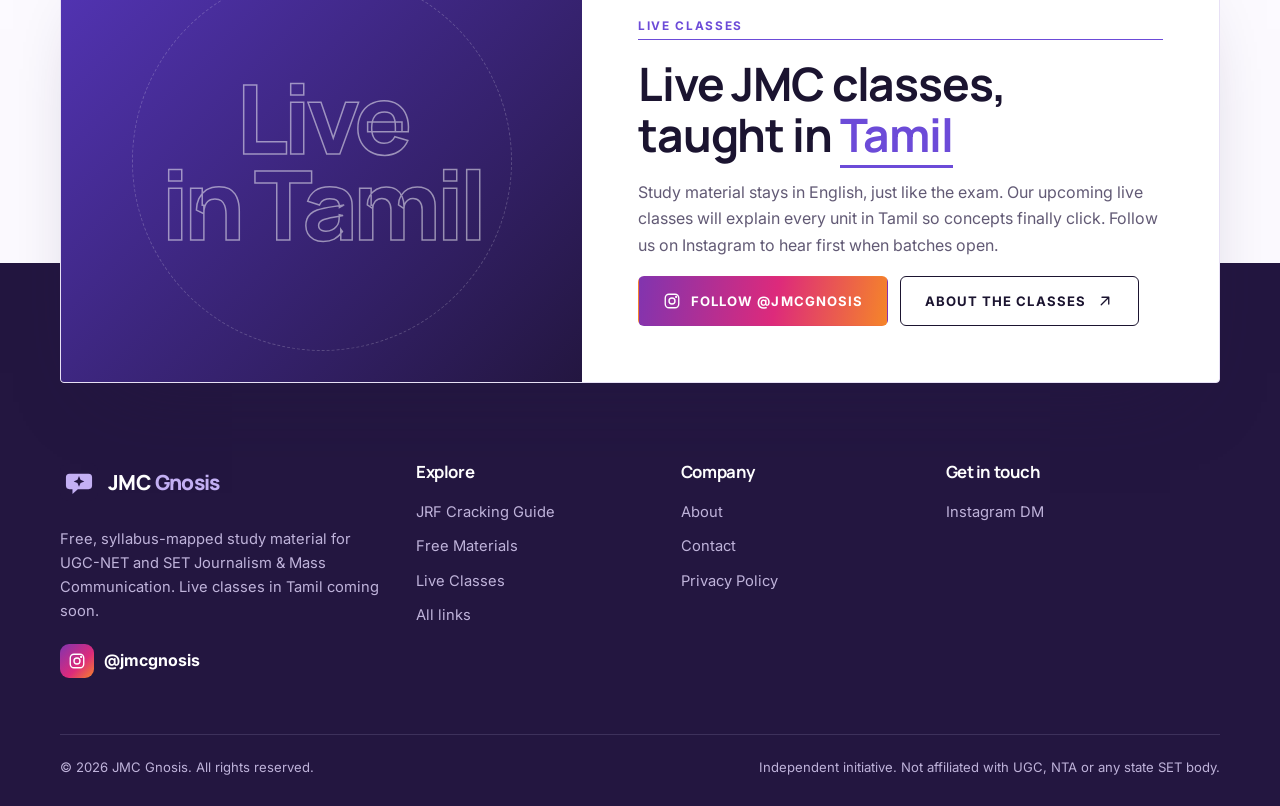
<file: guide.html>
<!doctype html>
<html lang="en">
<head>
<meta charset="utf-8">
<meta name="viewport" content="width=device-width, initial-scale=1, viewport-fit=cover">
<title>Free JRF Cracking Guide | JMC Gnosis</title>
<meta name="description" content="Free 7-page JRF Cracking Guide for UGC-NET Journalism & Mass Communication. Read online or download the PDF.">
<meta name="theme-color" content="#231640">
<link rel="canonical" href="https://harishde13.github.io/jmc_gnosis/guide.html">
<meta property="og:type" content="website"><meta property="og:site_name" content="JMC Gnosis">
<meta property="og:title" content="Free JRF Cracking Guide | JMC Gnosis"><meta property="og:description" content="Free 7-page JRF Cracking Guide for UGC-NET Journalism & Mass Communication. Read online or download the PDF.">
<meta property="og:url" content="https://harishde13.github.io/jmc_gnosis/guide.html"><meta property="og:image" content="https://harishde13.github.io/jmc_gnosis/assets/img/og-image.png">
<meta name="twitter:card" content="summary_large_image">
<link rel="icon" href="assets/img/favicon.svg" type="image/svg+xml"><link rel="apple-touch-icon" href="assets/img/icon-192.png">
<link rel="preconnect" href="https://fonts.googleapis.com"><link rel="preconnect" href="https://fonts.gstatic.com" crossorigin><link rel="stylesheet" href="https://fonts.googleapis.com/css2?family=Inter:wght@400;500;600;700&family=Manrope:wght@300;500;600;700;800&display=swap">
<link rel="stylesheet" href="assets/css/style.css">
</head>
<body>
<a class="skip" href="#main">Skip to content</a>
<div class="topbar"><div class="wrap">
  <p><span class="dot"></span>New: free JRF Cracking Guide for UGC-NET JMC. <a href="guide.html">Read it now</a></p>
  <a class="hide-sm" data-link="instagram" href="https://www.instagram.com/jmcgnosis/"><svg class="i" viewBox="0 0 24 24" aria-hidden="true"><rect x="3" y="3" width="18" height="18" rx="5"/><circle cx="12" cy="12" r="4"/><circle cx="17.5" cy="6.5" r=".6" fill="currentColor"/></svg><span data-label="instagram">@jmcgnosis</span></a>
</div></div>
<header class="site-header"><div class="wrap">
  <a class="brand" href="index.html" aria-label="JMC Gnosis home"><svg class="brand-mark" viewBox="0 0 64 64" aria-hidden="true"><rect width="64" height="64" rx="14" fill="#231640"/><path d="M16 18h32a6 6 0 0 1 6 6v14a6 6 0 0 1-6 6H30l-9 8v-8h-5a6 6 0 0 1-6-6V24a6 6 0 0 1 6-6z" fill="#C4B0F4"/><path d="M32 22l2.6 6.4 6.4 2.6-6.4 2.6L32 40l-2.6-6.4-6.4-2.6 6.4-2.6z" fill="#231640"/></svg><span class="brand-word">JMC <span>Gnosis</span></span></a>
  <nav class="nav" id="site-nav" aria-label="Main"><a href="index.html">Home</a><a href="guide.html" aria-current="page">JRF Guide</a><a href="materials.html">Free Materials</a><a href="classes.html">Classes</a><a href="about.html">About</a><a href="contact.html">Contact</a></nav>
  <a class="btn ig sm header-cta" data-link="instagram" href="https://www.instagram.com/jmcgnosis/"><svg class="i" viewBox="0 0 24 24" aria-hidden="true"><rect x="3" y="3" width="18" height="18" rx="5"/><circle cx="12" cy="12" r="4"/><circle cx="17.5" cy="6.5" r=".6" fill="currentColor"/></svg>Follow us</a>
  <button class="menu-btn" type="button" aria-expanded="false" aria-controls="site-nav" aria-label="Menu"><span></span></button>
</div></header>
<div class="follow-rail"><span>Follow us</span><a data-link="instagram" href="https://www.instagram.com/jmcgnosis/" aria-label="Follow JMC Gnosis on Instagram"><svg class="i" viewBox="0 0 24 24" aria-hidden="true"><rect x="3" y="3" width="18" height="18" rx="5"/><circle cx="12" cy="12" r="4"/><circle cx="17.5" cy="6.5" r=".6" fill="currentColor"/></svg></a></div>
<main id="main">
<section class="page-head" data-word="Guide"><div class="wrap">
  <p class="crumbs"><a href="index.html">Home</a> / JRF Guide</p>
  <span class="eyebrow">Free PDF · 7 pages</span>
  <h1>JRF Cracking <span class="u">Guide</span></h1>
  <p class="lead">Where to start, what to study, where you may be losing marks, and how to build JRF-level preparation for UGC-NET Journalism &amp; Mass Communication.</p>
</div></section>
<section class="section" style="padding-top:56px"><div class="wrap guide" style="align-items:start">
  <div class="reveal">
    <h2 style="font-size:1.6rem">What's inside</h2>
    <ul class="inside"><li><span class="n">01</span><div><b>What does it take to crack JRF?</b><span>Coverage, concepts, recall, PYQs, accuracy, speed and revision, with a readiness check for each.</span></div></li><li><span class="n">02</span><div><b>Where are you lagging?</b><span>A diagnostic method that sorts every wrong answer into a gap you can fix.</span></div></li><li><span class="n">03</span><div><b>Five JRF-killing mistakes</b><span>The habits that quietly cost aspirants their JRF, and how to avoid them.</span></div></li><li><span class="n">04</span><div><b>Where to start + priority map</b><span>An 8-step start plan and the units to master first.</span></div></li><li><span class="n">05</span><div><b>Complete syllabus checklist</b><span>All 10 JMC units with the scholars, models and terms to know.</span></div></li></ul>
    <div class="btn-row"><a class="btn" data-guide-download href="#"><svg class="i" viewBox="0 0 24 24" aria-hidden="true"><path d="M12 4v11m0 0-4.5-4.5M12 15l4.5-4.5M5 20h14"/></svg>Download PDF</a><a class="btn ig" data-link="instagram" href="https://www.instagram.com/jmcgnosis/"><svg class="i" viewBox="0 0 24 24" aria-hidden="true"><rect x="3" y="3" width="18" height="18" rx="5"/><circle cx="12" cy="12" r="4"/><circle cx="17.5" cy="6.5" r=".6" fill="currentColor"/></svg>Follow for more</a></div>
    <p class="muted" style="margin-top:18px;font-size:.9rem">If the preview doesn't load on your network, use Download PDF or Full screen.</p>
  </div>
  <div class="reveal" style="--d:.1s"><div class="viewer tall">
  <div class="viewer-bar">
    <div class="file"><span class="pdf-ico">PDF</span><div>JRF_Cracking.pdf<small>7 pages · Free</small></div></div>
    <div class="btn-row"><a class="btn outline sm" data-guide-open href="#"><svg class="i" viewBox="0 0 24 24" aria-hidden="true"><path d="M2 12s3.6-7 10-7 10 7 10 7-3.6 7-10 7S2 12 2 12z"/><circle cx="12" cy="12" r="3"/></svg>Full screen</a><a class="btn sm" data-guide-download href="#"><svg class="i" viewBox="0 0 24 24" aria-hidden="true"><path d="M12 4v11m0 0-4.5-4.5M12 15l4.5-4.5M5 20h14"/></svg>Download PDF</a></div>
  </div>
  <iframe data-guide-frame title="JRF Cracking Guide preview" loading="lazy" allow="autoplay"></iframe>
</div></div>
</div></section>
</main>
<section class="cta-wrap"><div class="wrap">
  <div class="cta-card reveal">
    <div class="cta-art"><span class="ring"></span><span class="tag">Coming soon</span><div class="big">Live<br>in Tamil</div></div>
    <div class="cta-body">
      <div class="rule"></div>
      <span class="eyebrow">Live classes</span>
      <h2>Live JMC classes, taught in <span class="u">Tamil</span></h2>
      <p class="muted">Study material stays in English, just like the exam. Our upcoming live classes will explain every unit in Tamil so concepts finally click. Follow us on Instagram to hear first when batches open.</p>
      <div class="btn-row"><a class="btn ig" data-link="instagram" href="https://www.instagram.com/jmcgnosis/"><svg class="i" viewBox="0 0 24 24" aria-hidden="true"><rect x="3" y="3" width="18" height="18" rx="5"/><circle cx="12" cy="12" r="4"/><circle cx="17.5" cy="6.5" r=".6" fill="currentColor"/></svg>Follow @jmcgnosis</a><a class="btn outline" href="classes.html">About the classes <svg class="i arrow" viewBox="0 0 24 24" aria-hidden="true"><path d="M7 17 17 7M8 7h9v9"/></svg></a></div>
    </div>
  </div>
</div></section>
<footer class="site-footer"><div class="wrap">
  <div class="foot-grid">
    <div><a class="brand" href="index.html" aria-label="JMC Gnosis home"><svg class="brand-mark" viewBox="0 0 64 64" aria-hidden="true"><rect width="64" height="64" rx="14" fill="#231640"/><path d="M16 18h32a6 6 0 0 1 6 6v14a6 6 0 0 1-6 6H30l-9 8v-8h-5a6 6 0 0 1-6-6V24a6 6 0 0 1 6-6z" fill="#C4B0F4"/><path d="M32 22l2.6 6.4 6.4 2.6-6.4 2.6L32 40l-2.6-6.4-6.4-2.6 6.4-2.6z" fill="#231640"/></svg><span class="brand-word">JMC <span>Gnosis</span></span></a><p class="foot-about">Free, syllabus-mapped study material for UGC-NET and SET Journalism &amp; Mass Communication. Live classes in Tamil coming soon.</p>
      <a class="ig-handle" data-link="instagram" href="https://www.instagram.com/jmcgnosis/"><span class="ig-dot"><svg class="i" viewBox="0 0 24 24" aria-hidden="true"><rect x="3" y="3" width="18" height="18" rx="5"/><circle cx="12" cy="12" r="4"/><circle cx="17.5" cy="6.5" r=".6" fill="currentColor"/></svg></span><span data-label="instagram">@jmcgnosis</span></a></div>
    <div><h4>Explore</h4><ul><li><a href="guide.html">JRF Cracking Guide</a></li><li><a href="materials.html">Free Materials</a></li><li><a href="classes.html">Live Classes</a></li><li><a href="links.html">All links</a></li></ul></div>
    <div><h4>Company</h4><ul><li><a href="about.html">About</a></li><li><a href="contact.html">Contact</a></li><li><a href="privacy.html">Privacy Policy</a></li></ul></div>
    <div><h4>Get in touch</h4><ul>
      <li><a data-link="instagram" href="https://www.instagram.com/jmcgnosis/">Instagram DM</a></li>
      <li data-hide-empty><a data-link="whatsapp" href="#">WhatsApp <span data-label="whatsapp"></span></a></li>
      <li data-hide-empty><a data-link="email" href="#"><span data-label="email"></span></a></li>
      <li data-hide-empty><a data-link="telegram" href="#">Telegram</a></li>
      <li data-hide-empty><a data-link="youtube" href="#">YouTube</a></li>
    </ul></div>
  </div>
  <div class="foot-bottom"><span>© <span data-year>2026</span> JMC Gnosis. All rights reserved.</span><span>Independent initiative. Not affiliated with UGC, NTA or any state SET body.</span></div>
</div></footer>
<script src="assets/js/config.js"></script>
<script src="assets/js/materials-data.js"></script>
<script src="assets/js/main.js"></script>
</body>
</html>
</file>
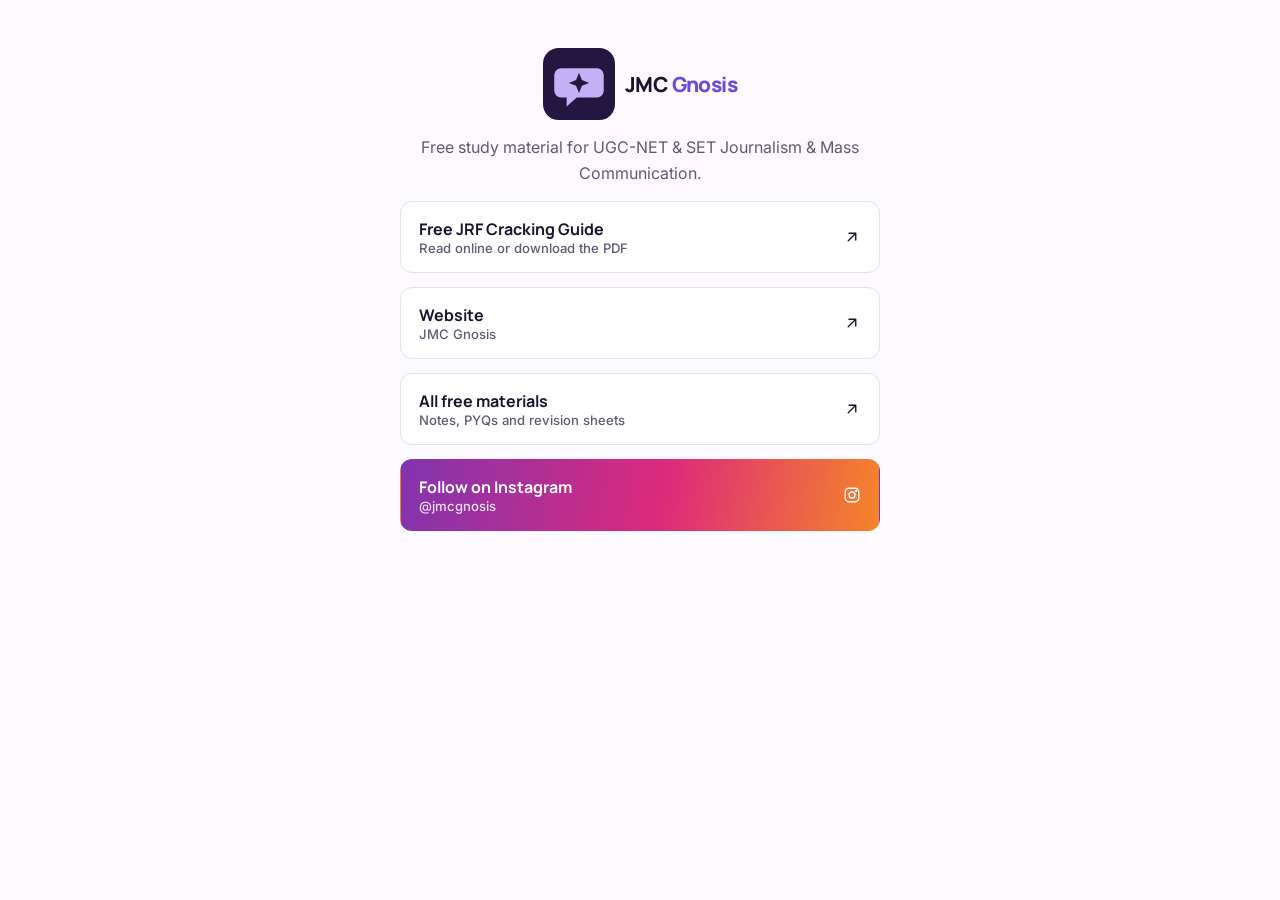
<file: links.html>
<!doctype html>
<html lang="en">
<head>
<meta charset="utf-8">
<meta name="viewport" content="width=device-width, initial-scale=1, viewport-fit=cover">
<title>Links | JMC Gnosis</title>
<meta name="description" content="All JMC Gnosis links.">
<meta name="theme-color" content="#231640">
<link rel="canonical" href="https://harishde13.github.io/jmc_gnosis/links.html">
<meta property="og:type" content="website"><meta property="og:site_name" content="JMC Gnosis">
<meta property="og:title" content="Links | JMC Gnosis"><meta property="og:description" content="All JMC Gnosis links.">
<meta property="og:url" content="https://harishde13.github.io/jmc_gnosis/links.html"><meta property="og:image" content="https://harishde13.github.io/jmc_gnosis/assets/img/og-image.png">
<meta name="twitter:card" content="summary_large_image">
<link rel="icon" href="assets/img/favicon.svg" type="image/svg+xml"><link rel="apple-touch-icon" href="assets/img/icon-192.png">
<link rel="preconnect" href="https://fonts.googleapis.com"><link rel="preconnect" href="https://fonts.gstatic.com" crossorigin><link rel="stylesheet" href="https://fonts.googleapis.com/css2?family=Inter:wght@400;500;600;700&family=Manrope:wght@300;500;600;700;800&display=swap">
<link rel="stylesheet" href="assets/css/style.css">
</head>
<body>
<a class="skip" href="#main">Skip to content</a>
<main id="main">
<div class="wrap"><div class="links-page">
  <a class="brand" href="index.html" aria-label="JMC Gnosis home"><svg class="brand-mark" viewBox="0 0 64 64" aria-hidden="true"><rect width="64" height="64" rx="14" fill="#231640"/><path d="M16 18h32a6 6 0 0 1 6 6v14a6 6 0 0 1-6 6H30l-9 8v-8h-5a6 6 0 0 1-6-6V24a6 6 0 0 1 6-6z" fill="#C4B0F4"/><path d="M32 22l2.6 6.4 6.4 2.6-6.4 2.6L32 40l-2.6-6.4-6.4-2.6 6.4-2.6z" fill="#231640"/></svg><span class="brand-word">JMC <span>Gnosis</span></span></a>
  <p class="muted">Free study material for UGC-NET &amp; SET Journalism &amp; Mass Communication.</p>
  <div id="featured-links" class="featured-links"></div>
  <a class="link-btn" href="guide.html"><span>Free JRF Cracking Guide<small>Read online or download the PDF</small></span><svg class="i arrow" viewBox="0 0 24 24" aria-hidden="true"><path d="M7 17 17 7M8 7h9v9"/></svg></a>
  <a class="link-btn" href="index.html"><span>Website<small>JMC Gnosis</small></span><svg class="i arrow" viewBox="0 0 24 24" aria-hidden="true"><path d="M7 17 17 7M8 7h9v9"/></svg></a>
  <a class="link-btn" href="materials.html"><span>All free materials<small>Notes, PYQs and revision sheets</small></span><svg class="i arrow" viewBox="0 0 24 24" aria-hidden="true"><path d="M7 17 17 7M8 7h9v9"/></svg></a>
  <a class="link-btn ig" data-link="instagram" href="https://www.instagram.com/jmcgnosis/"><span>Follow on Instagram<small data-label="instagram">@jmcgnosis</small></span><svg class="i" viewBox="0 0 24 24" aria-hidden="true"><rect x="3" y="3" width="18" height="18" rx="5"/><circle cx="12" cy="12" r="4"/><circle cx="17.5" cy="6.5" r=".6" fill="currentColor"/></svg></a>
  <a class="link-btn" data-hide-empty data-link="whatsapp" href="#"><span>Ask on WhatsApp<small data-label="whatsapp"></small></span><svg class="i" viewBox="0 0 24 24" aria-hidden="true"><path d="M4 5h16v11H9l-5 4V5z"/></svg></a>
  <!-- Live classes link hidden until batches open -->
  <a class="link-btn" hidden href="classes.html"><span>Live classes in Tamil<small>Coming soon</small></span><svg class="i arrow" viewBox="0 0 24 24" aria-hidden="true"><path d="M7 17 17 7M8 7h9v9"/></svg></a>
</div></div>
</main>
<script src="assets/js/config.js"></script>
<script src="assets/js/materials-data.js"></script>
<script src="assets/js/main.js"></script>
</body>
</html>
</file>
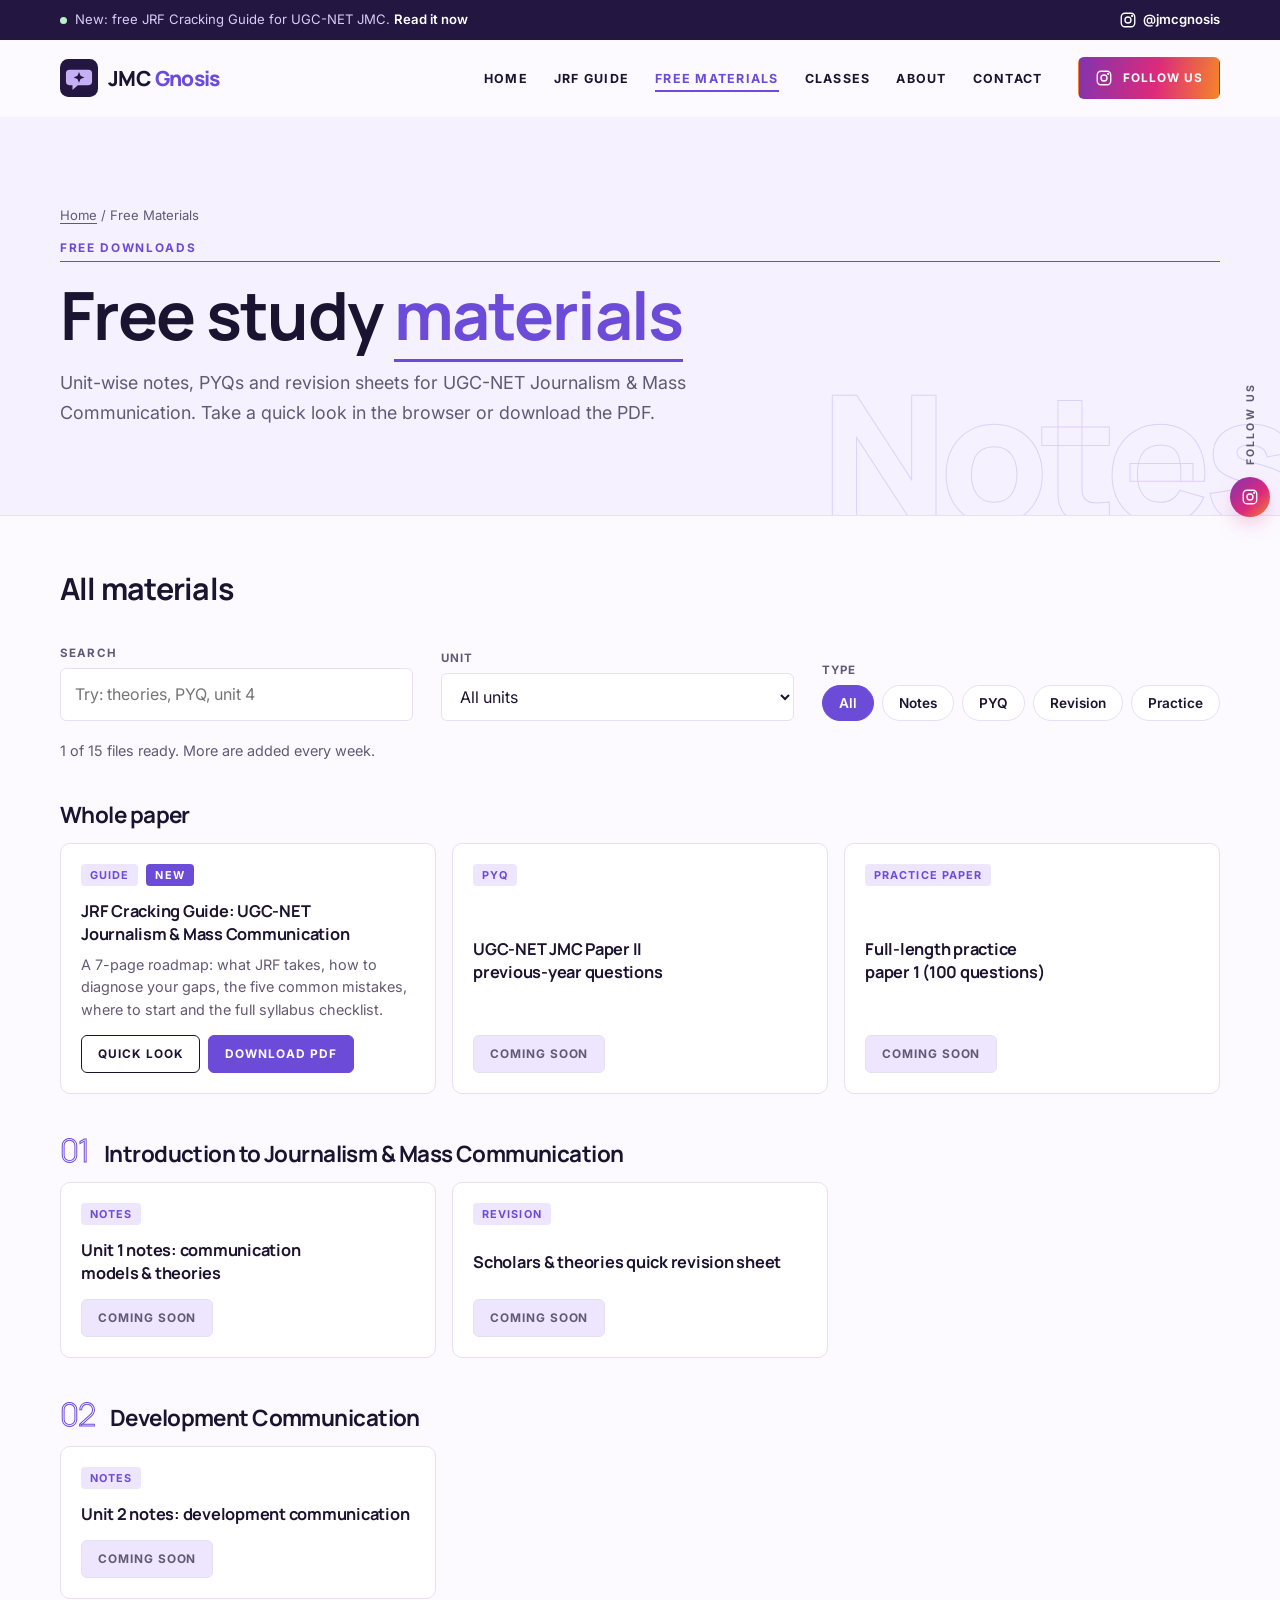
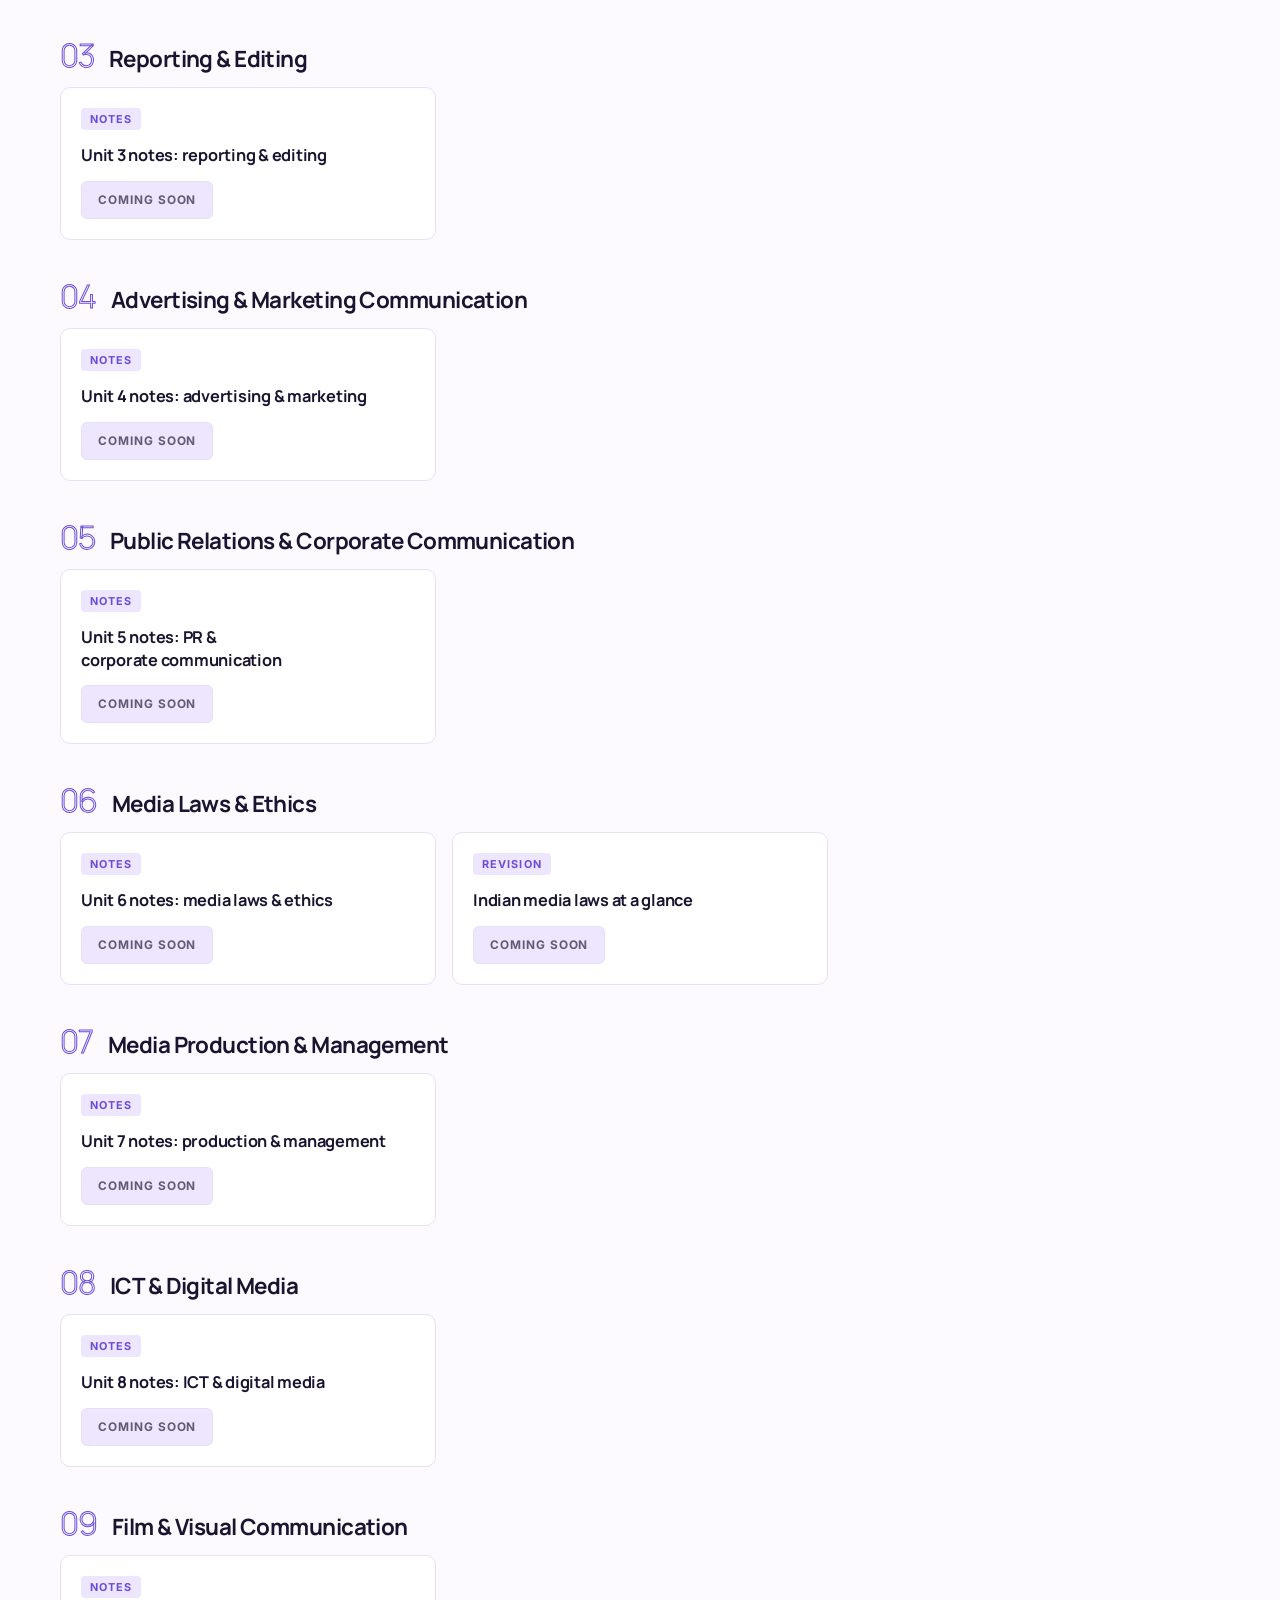
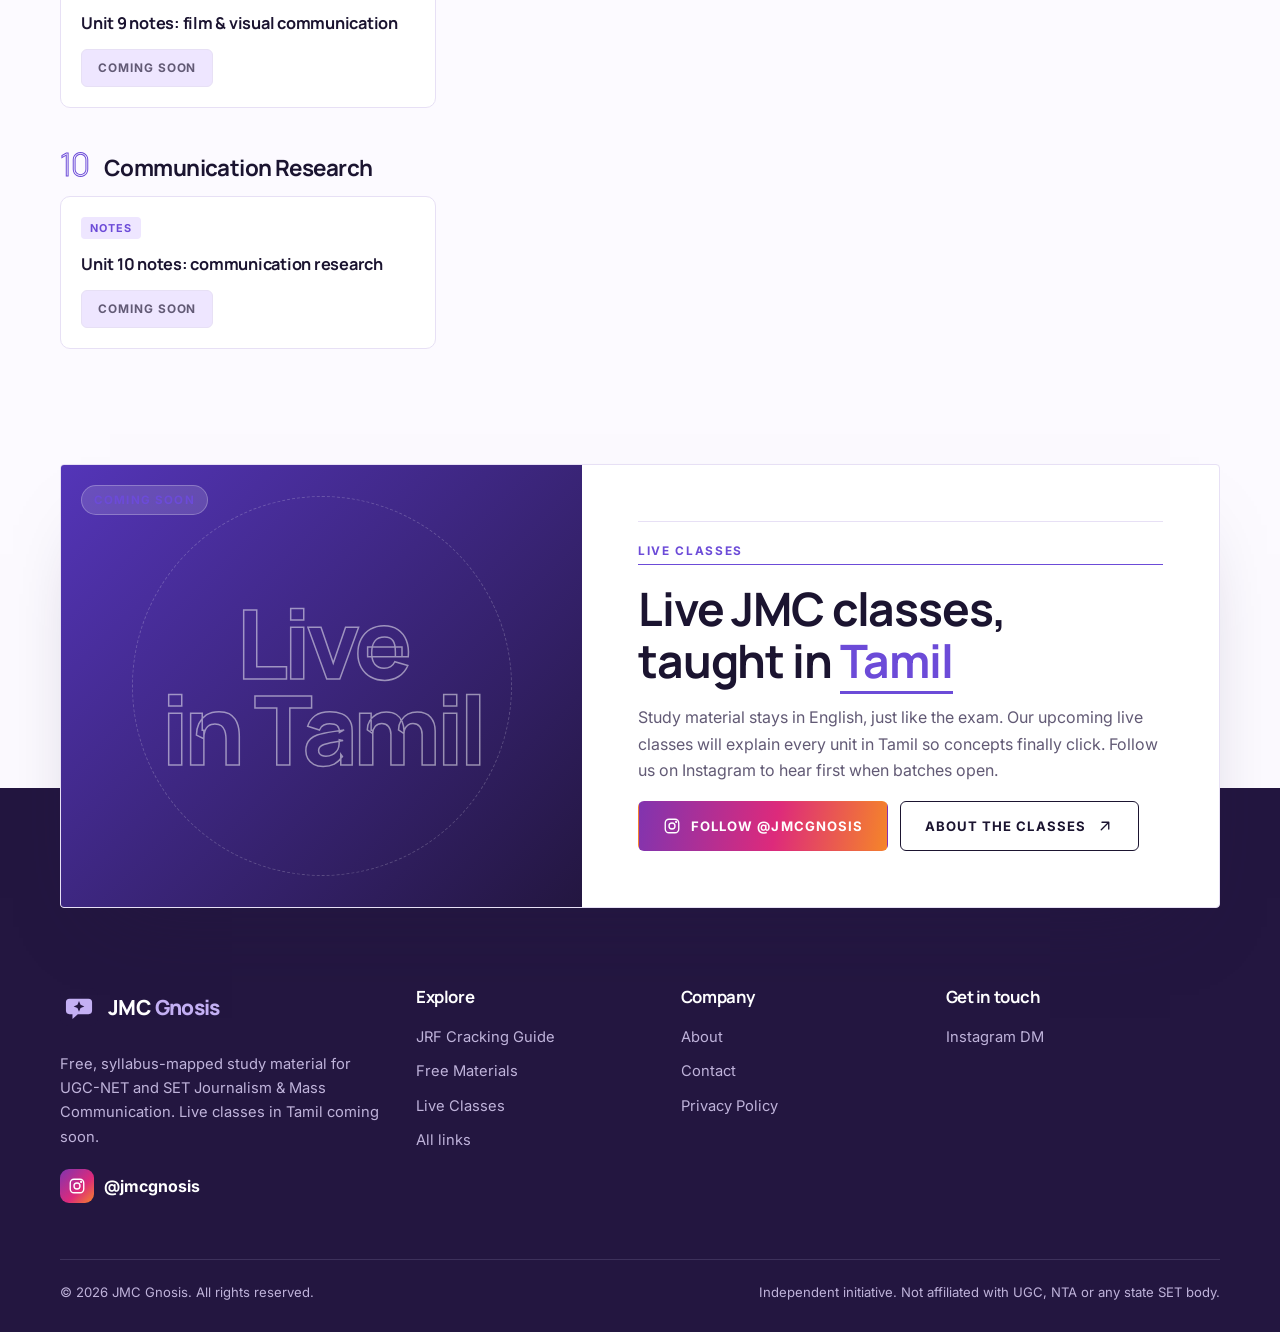
<file: materials.html>
<!doctype html>
<html lang="en">
<head>
<meta charset="utf-8">
<meta name="viewport" content="width=device-width, initial-scale=1, viewport-fit=cover">
<title>Free Study Materials | JMC Gnosis</title>
<meta name="description" content="Free UGC-NET JMC notes, PYQs and revision sheets. Quick look online or download the PDF.">
<meta name="theme-color" content="#231640">
<link rel="canonical" href="https://harishde13.github.io/jmc_gnosis/materials.html">
<meta property="og:type" content="website"><meta property="og:site_name" content="JMC Gnosis">
<meta property="og:title" content="Free Study Materials | JMC Gnosis"><meta property="og:description" content="Free UGC-NET JMC notes, PYQs and revision sheets. Quick look online or download the PDF.">
<meta property="og:url" content="https://harishde13.github.io/jmc_gnosis/materials.html"><meta property="og:image" content="https://harishde13.github.io/jmc_gnosis/assets/img/og-image.png">
<meta name="twitter:card" content="summary_large_image">
<link rel="icon" href="assets/img/favicon.svg" type="image/svg+xml"><link rel="apple-touch-icon" href="assets/img/icon-192.png">
<link rel="preconnect" href="https://fonts.googleapis.com"><link rel="preconnect" href="https://fonts.gstatic.com" crossorigin><link rel="stylesheet" href="https://fonts.googleapis.com/css2?family=Inter:wght@400;500;600;700&family=Manrope:wght@300;500;600;700;800&display=swap">
<link rel="stylesheet" href="assets/css/style.css">
</head>
<body>
<a class="skip" href="#main">Skip to content</a>
<div class="topbar"><div class="wrap">
  <p><span class="dot"></span>New: free JRF Cracking Guide for UGC-NET JMC. <a href="guide.html">Read it now</a></p>
  <a class="hide-sm" data-link="instagram" href="https://www.instagram.com/jmcgnosis/"><svg class="i" viewBox="0 0 24 24" aria-hidden="true"><rect x="3" y="3" width="18" height="18" rx="5"/><circle cx="12" cy="12" r="4"/><circle cx="17.5" cy="6.5" r=".6" fill="currentColor"/></svg><span data-label="instagram">@jmcgnosis</span></a>
</div></div>
<header class="site-header"><div class="wrap">
  <a class="brand" href="index.html" aria-label="JMC Gnosis home"><svg class="brand-mark" viewBox="0 0 64 64" aria-hidden="true"><rect width="64" height="64" rx="14" fill="#231640"/><path d="M16 18h32a6 6 0 0 1 6 6v14a6 6 0 0 1-6 6H30l-9 8v-8h-5a6 6 0 0 1-6-6V24a6 6 0 0 1 6-6z" fill="#C4B0F4"/><path d="M32 22l2.6 6.4 6.4 2.6-6.4 2.6L32 40l-2.6-6.4-6.4-2.6 6.4-2.6z" fill="#231640"/></svg><span class="brand-word">JMC <span>Gnosis</span></span></a>
  <nav class="nav" id="site-nav" aria-label="Main"><a href="index.html">Home</a><a href="guide.html">JRF Guide</a><a href="materials.html" aria-current="page">Free Materials</a><a href="classes.html">Classes</a><a href="about.html">About</a><a href="contact.html">Contact</a></nav>
  <a class="btn ig sm header-cta" data-link="instagram" href="https://www.instagram.com/jmcgnosis/"><svg class="i" viewBox="0 0 24 24" aria-hidden="true"><rect x="3" y="3" width="18" height="18" rx="5"/><circle cx="12" cy="12" r="4"/><circle cx="17.5" cy="6.5" r=".6" fill="currentColor"/></svg>Follow us</a>
  <button class="menu-btn" type="button" aria-expanded="false" aria-controls="site-nav" aria-label="Menu"><span></span></button>
</div></header>
<div class="follow-rail"><span>Follow us</span><a data-link="instagram" href="https://www.instagram.com/jmcgnosis/" aria-label="Follow JMC Gnosis on Instagram"><svg class="i" viewBox="0 0 24 24" aria-hidden="true"><rect x="3" y="3" width="18" height="18" rx="5"/><circle cx="12" cy="12" r="4"/><circle cx="17.5" cy="6.5" r=".6" fill="currentColor"/></svg></a></div>
<main id="main">
<section class="page-head" data-word="Notes"><div class="wrap">
  <p class="crumbs"><a href="index.html">Home</a> / Free Materials</p>
  <span class="eyebrow">Free downloads</span>
  <h1>Free study <span class="u">materials</span></h1>
  <p class="lead">Unit-wise notes, PYQs and revision sheets for UGC-NET Journalism &amp; Mass Communication. Take a quick look in the browser or download the PDF.</p>
</div></section>
<section class="section" style="padding-top:56px"><div class="wrap">
  <div id="featured" class="featured-list" hidden></div>
  <section id="new-uploads" class="new-uploads" hidden>
    <div class="nu-head"><span class="eyebrow">Just added</span><h2>New <span class="u">uploads</span></h2></div>
    <div class="files"></div>
  </section>
  <h2 class="lib-title">All materials</h2>
  <div class="toolbar">
    <div class="field grow"><label for="f-q">Search</label><input id="f-q" type="search" placeholder="Try: theories, PYQ, unit 4"></div>
    <div class="field grow"><label for="f-unit">Unit</label><select id="f-unit"></select></div>
    <div class="field"><span class="label">Type</span><div class="chips" data-filter="type">
      <button type="button" class="chip" data-value="all" aria-pressed="true">All</button>
      <button type="button" class="chip" data-value="notes" aria-pressed="false">Notes</button>
      <button type="button" class="chip" data-value="pyq" aria-pressed="false">PYQ</button>
      <button type="button" class="chip" data-value="revision" aria-pressed="false">Revision</button>
      <button type="button" class="chip" data-value="mock" aria-pressed="false">Practice</button>
    </div></div>
  </div>
  <p class="result-count" id="result-count" aria-live="polite"></p>
  <div id="materials"></div>
</div></section>
</main>
<section class="cta-wrap"><div class="wrap">
  <div class="cta-card reveal">
    <div class="cta-art"><span class="ring"></span><span class="tag">Coming soon</span><div class="big">Live<br>in Tamil</div></div>
    <div class="cta-body">
      <div class="rule"></div>
      <span class="eyebrow">Live classes</span>
      <h2>Live JMC classes, taught in <span class="u">Tamil</span></h2>
      <p class="muted">Study material stays in English, just like the exam. Our upcoming live classes will explain every unit in Tamil so concepts finally click. Follow us on Instagram to hear first when batches open.</p>
      <div class="btn-row"><a class="btn ig" data-link="instagram" href="https://www.instagram.com/jmcgnosis/"><svg class="i" viewBox="0 0 24 24" aria-hidden="true"><rect x="3" y="3" width="18" height="18" rx="5"/><circle cx="12" cy="12" r="4"/><circle cx="17.5" cy="6.5" r=".6" fill="currentColor"/></svg>Follow @jmcgnosis</a><a class="btn outline" href="classes.html">About the classes <svg class="i arrow" viewBox="0 0 24 24" aria-hidden="true"><path d="M7 17 17 7M8 7h9v9"/></svg></a></div>
    </div>
  </div>
</div></section>
<footer class="site-footer"><div class="wrap">
  <div class="foot-grid">
    <div><a class="brand" href="index.html" aria-label="JMC Gnosis home"><svg class="brand-mark" viewBox="0 0 64 64" aria-hidden="true"><rect width="64" height="64" rx="14" fill="#231640"/><path d="M16 18h32a6 6 0 0 1 6 6v14a6 6 0 0 1-6 6H30l-9 8v-8h-5a6 6 0 0 1-6-6V24a6 6 0 0 1 6-6z" fill="#C4B0F4"/><path d="M32 22l2.6 6.4 6.4 2.6-6.4 2.6L32 40l-2.6-6.4-6.4-2.6 6.4-2.6z" fill="#231640"/></svg><span class="brand-word">JMC <span>Gnosis</span></span></a><p class="foot-about">Free, syllabus-mapped study material for UGC-NET and SET Journalism &amp; Mass Communication. Live classes in Tamil coming soon.</p>
      <a class="ig-handle" data-link="instagram" href="https://www.instagram.com/jmcgnosis/"><span class="ig-dot"><svg class="i" viewBox="0 0 24 24" aria-hidden="true"><rect x="3" y="3" width="18" height="18" rx="5"/><circle cx="12" cy="12" r="4"/><circle cx="17.5" cy="6.5" r=".6" fill="currentColor"/></svg></span><span data-label="instagram">@jmcgnosis</span></a></div>
    <div><h4>Explore</h4><ul><li><a href="guide.html">JRF Cracking Guide</a></li><li><a href="materials.html">Free Materials</a></li><li><a href="classes.html">Live Classes</a></li><li><a href="links.html">All links</a></li></ul></div>
    <div><h4>Company</h4><ul><li><a href="about.html">About</a></li><li><a href="contact.html">Contact</a></li><li><a href="privacy.html">Privacy Policy</a></li></ul></div>
    <div><h4>Get in touch</h4><ul>
      <li><a data-link="instagram" href="https://www.instagram.com/jmcgnosis/">Instagram DM</a></li>
      <li data-hide-empty><a data-link="whatsapp" href="#">WhatsApp <span data-label="whatsapp"></span></a></li>
      <li data-hide-empty><a data-link="email" href="#"><span data-label="email"></span></a></li>
      <li data-hide-empty><a data-link="telegram" href="#">Telegram</a></li>
      <li data-hide-empty><a data-link="youtube" href="#">YouTube</a></li>
    </ul></div>
  </div>
  <div class="foot-bottom"><span>© <span data-year>2026</span> JMC Gnosis. All rights reserved.</span><span>Independent initiative. Not affiliated with UGC, NTA or any state SET body.</span></div>
</div></footer>
<script src="assets/js/config.js"></script>
<script src="assets/js/materials-data.js"></script>
<script src="assets/js/main.js"></script>
</body>
</html>
</file>
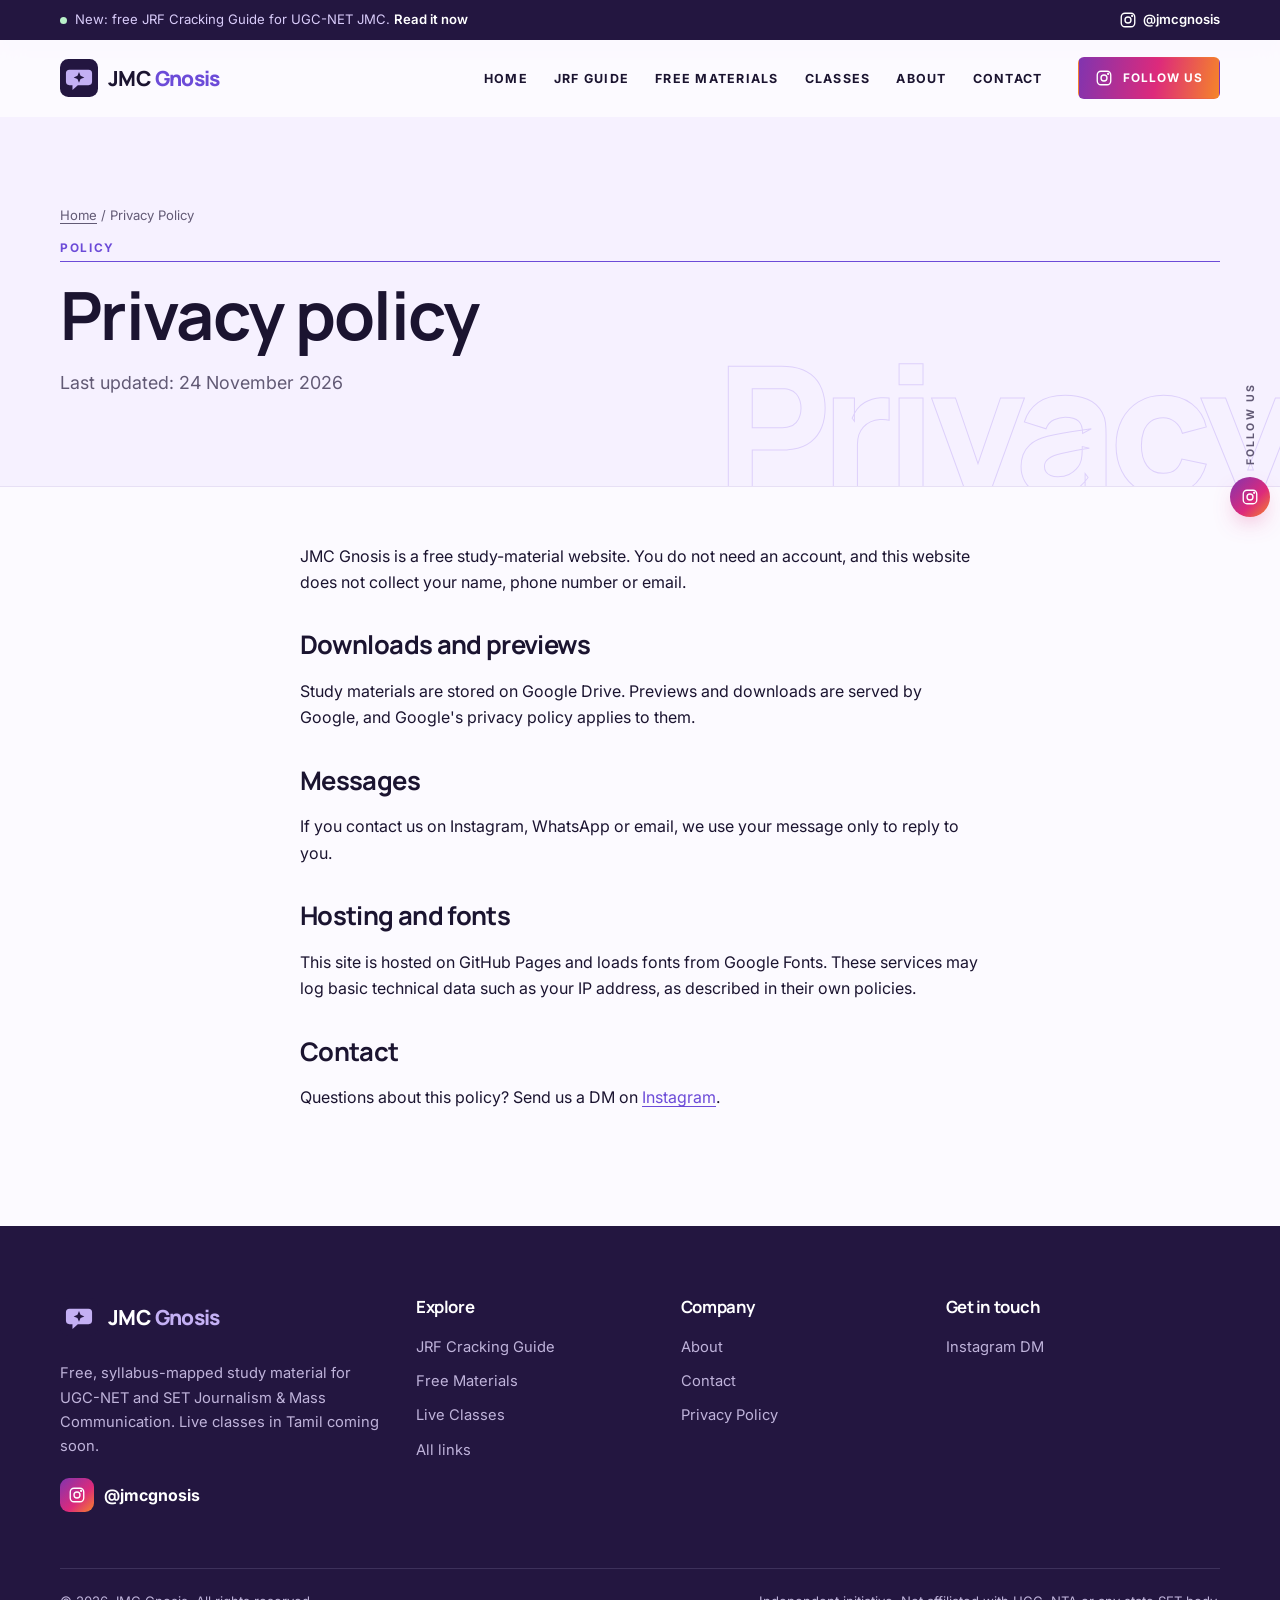
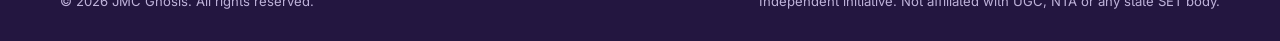
<file: privacy.html>
<!doctype html>
<html lang="en">
<head>
<meta charset="utf-8">
<meta name="viewport" content="width=device-width, initial-scale=1, viewport-fit=cover">
<title>Privacy Policy | JMC Gnosis</title>
<meta name="description" content="How JMC Gnosis handles your data.">
<meta name="theme-color" content="#231640">
<link rel="canonical" href="https://harishde13.github.io/jmc_gnosis/privacy.html">
<meta property="og:type" content="website"><meta property="og:site_name" content="JMC Gnosis">
<meta property="og:title" content="Privacy Policy | JMC Gnosis"><meta property="og:description" content="How JMC Gnosis handles your data.">
<meta property="og:url" content="https://harishde13.github.io/jmc_gnosis/privacy.html"><meta property="og:image" content="https://harishde13.github.io/jmc_gnosis/assets/img/og-image.png">
<meta name="twitter:card" content="summary_large_image">
<link rel="icon" href="assets/img/favicon.svg" type="image/svg+xml"><link rel="apple-touch-icon" href="assets/img/icon-192.png">
<link rel="preconnect" href="https://fonts.googleapis.com"><link rel="preconnect" href="https://fonts.gstatic.com" crossorigin><link rel="stylesheet" href="https://fonts.googleapis.com/css2?family=Inter:wght@400;500;600;700&family=Manrope:wght@300;500;600;700;800&display=swap">
<link rel="stylesheet" href="assets/css/style.css">
</head>
<body>
<a class="skip" href="#main">Skip to content</a>
<div class="topbar"><div class="wrap">
  <p><span class="dot"></span>New: free JRF Cracking Guide for UGC-NET JMC. <a href="guide.html">Read it now</a></p>
  <a class="hide-sm" data-link="instagram" href="https://www.instagram.com/jmcgnosis/"><svg class="i" viewBox="0 0 24 24" aria-hidden="true"><rect x="3" y="3" width="18" height="18" rx="5"/><circle cx="12" cy="12" r="4"/><circle cx="17.5" cy="6.5" r=".6" fill="currentColor"/></svg><span data-label="instagram">@jmcgnosis</span></a>
</div></div>
<header class="site-header"><div class="wrap">
  <a class="brand" href="index.html" aria-label="JMC Gnosis home"><svg class="brand-mark" viewBox="0 0 64 64" aria-hidden="true"><rect width="64" height="64" rx="14" fill="#231640"/><path d="M16 18h32a6 6 0 0 1 6 6v14a6 6 0 0 1-6 6H30l-9 8v-8h-5a6 6 0 0 1-6-6V24a6 6 0 0 1 6-6z" fill="#C4B0F4"/><path d="M32 22l2.6 6.4 6.4 2.6-6.4 2.6L32 40l-2.6-6.4-6.4-2.6 6.4-2.6z" fill="#231640"/></svg><span class="brand-word">JMC <span>Gnosis</span></span></a>
  <nav class="nav" id="site-nav" aria-label="Main"><a href="index.html">Home</a><a href="guide.html">JRF Guide</a><a href="materials.html">Free Materials</a><a href="classes.html">Classes</a><a href="about.html">About</a><a href="contact.html">Contact</a></nav>
  <a class="btn ig sm header-cta" data-link="instagram" href="https://www.instagram.com/jmcgnosis/"><svg class="i" viewBox="0 0 24 24" aria-hidden="true"><rect x="3" y="3" width="18" height="18" rx="5"/><circle cx="12" cy="12" r="4"/><circle cx="17.5" cy="6.5" r=".6" fill="currentColor"/></svg>Follow us</a>
  <button class="menu-btn" type="button" aria-expanded="false" aria-controls="site-nav" aria-label="Menu"><span></span></button>
</div></header>
<div class="follow-rail"><span>Follow us</span><a data-link="instagram" href="https://www.instagram.com/jmcgnosis/" aria-label="Follow JMC Gnosis on Instagram"><svg class="i" viewBox="0 0 24 24" aria-hidden="true"><rect x="3" y="3" width="18" height="18" rx="5"/><circle cx="12" cy="12" r="4"/><circle cx="17.5" cy="6.5" r=".6" fill="currentColor"/></svg></a></div>
<main id="main">
<section class="page-head" data-word="Privacy"><div class="wrap">
  <p class="crumbs"><a href="index.html">Home</a> / Privacy Policy</p>
  <span class="eyebrow">Policy</span>
  <h1>Privacy policy</h1>
  <p class="lead">Last updated: 24 November 2026</p>
</div></section>
<section class="section" style="padding-top:56px"><div class="wrap prose">
  <p>JMC Gnosis is a free study-material website. You do not need an account, and this website does not collect your name, phone number or email.</p>
  <h2>Downloads and previews</h2><p>Study materials are stored on Google Drive. Previews and downloads are served by Google, and Google's privacy policy applies to them.</p>
  <h2>Messages</h2><p>If you contact us on Instagram, WhatsApp or email, we use your message only to reply to you.</p>
  <h2>Hosting and fonts</h2><p>This site is hosted on GitHub Pages and loads fonts from Google Fonts. These services may log basic technical data such as your IP address, as described in their own policies.</p>
  <h2>Contact</h2><p>Questions about this policy? Send us a DM on <a data-link="instagram" href="https://www.instagram.com/jmcgnosis/">Instagram</a>.</p>
</div></section>
</main>

<footer class="site-footer no-cta"><div class="wrap">
  <div class="foot-grid">
    <div><a class="brand" href="index.html" aria-label="JMC Gnosis home"><svg class="brand-mark" viewBox="0 0 64 64" aria-hidden="true"><rect width="64" height="64" rx="14" fill="#231640"/><path d="M16 18h32a6 6 0 0 1 6 6v14a6 6 0 0 1-6 6H30l-9 8v-8h-5a6 6 0 0 1-6-6V24a6 6 0 0 1 6-6z" fill="#C4B0F4"/><path d="M32 22l2.6 6.4 6.4 2.6-6.4 2.6L32 40l-2.6-6.4-6.4-2.6 6.4-2.6z" fill="#231640"/></svg><span class="brand-word">JMC <span>Gnosis</span></span></a><p class="foot-about">Free, syllabus-mapped study material for UGC-NET and SET Journalism &amp; Mass Communication. Live classes in Tamil coming soon.</p>
      <a class="ig-handle" data-link="instagram" href="https://www.instagram.com/jmcgnosis/"><span class="ig-dot"><svg class="i" viewBox="0 0 24 24" aria-hidden="true"><rect x="3" y="3" width="18" height="18" rx="5"/><circle cx="12" cy="12" r="4"/><circle cx="17.5" cy="6.5" r=".6" fill="currentColor"/></svg></span><span data-label="instagram">@jmcgnosis</span></a></div>
    <div><h4>Explore</h4><ul><li><a href="guide.html">JRF Cracking Guide</a></li><li><a href="materials.html">Free Materials</a></li><li><a href="classes.html">Live Classes</a></li><li><a href="links.html">All links</a></li></ul></div>
    <div><h4>Company</h4><ul><li><a href="about.html">About</a></li><li><a href="contact.html">Contact</a></li><li><a href="privacy.html">Privacy Policy</a></li></ul></div>
    <div><h4>Get in touch</h4><ul>
      <li><a data-link="instagram" href="https://www.instagram.com/jmcgnosis/">Instagram DM</a></li>
      <li data-hide-empty><a data-link="whatsapp" href="#">WhatsApp <span data-label="whatsapp"></span></a></li>
      <li data-hide-empty><a data-link="email" href="#"><span data-label="email"></span></a></li>
      <li data-hide-empty><a data-link="telegram" href="#">Telegram</a></li>
      <li data-hide-empty><a data-link="youtube" href="#">YouTube</a></li>
    </ul></div>
  </div>
  <div class="foot-bottom"><span>© <span data-year>2026</span> JMC Gnosis. All rights reserved.</span><span>Independent initiative. Not affiliated with UGC, NTA or any state SET body.</span></div>
</div></footer>
<script src="assets/js/config.js"></script>
<script src="assets/js/materials-data.js"></script>
<script src="assets/js/main.js"></script>
</body>
</html>
</file>
<file: assets/css/style.css>
/* JMC Gnosis — split editorial layout: light lilac ground, deep plum bands, outline numerals, violet underlined accents. */
:root {
  --bg: #FCFAFF;
  --lilac-50: #F6F1FF;
  --lilac-100: #EEE6FF;
  --lilac-200: #DDD0FB;
  --lilac-300: #C4B0F4;
  --violet: #6C4BD8;
  --violet-deep: #5435B8;
  --plum: #231640;
  --plum-2: #2F2054;
  --ink: #1B1430;
  --muted: #625A75;
  --line: #E7E0F5;
  --white: #FFFFFF;
  --ig1: #F58529; --ig2: #DD2A7B; --ig3: #8134AF;

  --font-head: "Manrope", ui-sans-serif, system-ui, -apple-system, "Segoe UI", sans-serif;
  --font-body: "Inter", ui-sans-serif, system-ui, -apple-system, "Segoe UI", sans-serif;
  --font-num: "Manrope", ui-sans-serif, system-ui, sans-serif;

  --wrap: 1200px;
  --r: 6px;
  --ease: cubic-bezier(.2, .7, .2, 1);
  color-scheme: light;
}

*, *::before, *::after { box-sizing: border-box; }
[hidden] { display: none !important; }
html { -webkit-text-size-adjust: 100%; scroll-behavior: smooth; }
body { margin: 0; background: var(--bg); color: var(--ink); font-family: var(--font-body); font-size: 1rem; line-height: 1.65; overflow-x: hidden; }
img, svg, iframe { max-width: 100%; }
a { color: var(--violet); text-underline-offset: 3px; }
:focus-visible { outline: 3px solid var(--lilac-300); outline-offset: 2px; }
h1, h2, h3, h4 { font-family: var(--font-head); color: var(--ink); margin: 0; line-height: 1.12; letter-spacing: -0.025em; text-wrap: balance; }
h1 { font-size: clamp(2.4rem, 5.2vw, 4.2rem); font-weight: 700; }
h2 { font-size: clamp(1.9rem, 3.6vw, 2.9rem); font-weight: 700; }
h3 { font-size: 1.22rem; font-weight: 700; letter-spacing: -0.015em; }
p { margin: 0; }
.wrap { max-width: var(--wrap); margin-inline: auto; padding-left: max(20px, env(safe-area-inset-left, 0px)); padding-right: max(20px, env(safe-area-inset-right, 0px)); }
.eyebrow { display: inline-block; font: 700 .74rem/1 var(--font-body); letter-spacing: .14em; text-transform: uppercase; color: var(--violet); padding-bottom: 6px; border-bottom: 1.5px solid currentColor; }
.u { color: var(--violet); background: linear-gradient(currentColor, currentColor) 0 100% / 100% 3px no-repeat; padding-bottom: 2px; }
.lead { font-size: 1.12rem; color: var(--muted); max-width: 58ch; }
.muted { color: var(--muted); }
.skip { position: absolute; left: -999px; top: 8px; background: var(--plum); color: #fff; padding: 8px 12px; z-index: 99; }
.skip:focus { left: 12px; }

/* Icons */
.i { width: 18px; height: 18px; flex: none; fill: none; stroke: currentColor; stroke-width: 1.8; stroke-linecap: round; stroke-linejoin: round; }

/* Top bar */
body::before { content: ""; position: fixed; inset: 0 0 auto; height: env(safe-area-inset-top, 0px); z-index: 60; background: var(--plum); }
.topbar { background: var(--plum); color: #D9CCFA; font-size: .82rem; }
.topbar .wrap { display: flex; justify-content: space-between; gap: 16px; align-items: center; min-height: 40px; }
.topbar a { color: #fff; text-decoration: none; font-weight: 600; display: inline-flex; align-items: center; gap: 6px; }
.topbar a:hover { text-decoration: underline; }
.topbar .dot { width: 7px; height: 7px; border-radius: 50%; background: #B9F0C9; display: inline-block; margin-right: 8px; box-shadow: 0 0 0 0 rgba(185,240,201,.7); animation: ping 2s infinite; }
@keyframes ping { 0% { box-shadow: 0 0 0 0 rgba(185,240,201,.6); } 80%, 100% { box-shadow: 0 0 0 8px rgba(185,240,201,0); } }

/* Header */
.site-header { position: sticky; top: env(safe-area-inset-top, 0px); z-index: 50; background: rgba(252, 250, 255, .88); backdrop-filter: saturate(1.4) blur(12px); -webkit-backdrop-filter: saturate(1.4) blur(12px); border-bottom: 1px solid transparent; transition: border-color .3s, box-shadow .3s; }
.site-header.scrolled { border-color: var(--line); box-shadow: 0 10px 30px -24px rgba(35, 22, 64, .4); }
.site-header .wrap { display: flex; align-items: center; gap: 24px; min-height: 76px; position: relative; }
.brand { display: inline-flex; align-items: center; gap: 10px; text-decoration: none; color: var(--ink); flex: none; }
.brand-mark { width: 38px; height: 38px; flex: none; transition: transform .5s var(--ease); }
.brand:hover .brand-mark { transform: rotate(-8deg) scale(1.05); }
.brand-word { font: 800 1.3rem/1 var(--font-head); letter-spacing: -0.03em; white-space: nowrap; }
.brand-word span { color: var(--violet); }
.nav { display: flex; gap: 2px; margin-left: auto; }
.nav a { position: relative; color: var(--ink); text-decoration: none; font: 700 .78rem var(--font-body); letter-spacing: .1em; text-transform: uppercase; padding: 10px 12px; }
.nav a::after { content: ""; position: absolute; left: 12px; right: 12px; bottom: 4px; height: 2px; background: var(--violet); transform: scaleX(0); transform-origin: left; transition: transform .35s var(--ease); }
.nav a:hover::after, .nav a[aria-current="page"]::after { transform: scaleX(1); }
.nav a[aria-current="page"] { color: var(--violet); }
.menu-btn { display: none; margin-left: auto; width: 44px; height: 44px; border: 1px solid var(--line); background: var(--white); border-radius: var(--r); cursor: pointer; align-items: center; justify-content: center; color: var(--ink); }
.menu-btn span, .menu-btn span::before, .menu-btn span::after { display: block; width: 18px; height: 2px; background: currentColor; position: relative; transition: transform .3s; }
.menu-btn span::before, .menu-btn span::after { content: ""; position: absolute; left: 0; }
.menu-btn span::before { top: -6px; } .menu-btn span::after { top: 6px; }
.menu-btn[aria-expanded="true"] span { background: transparent; }
.menu-btn[aria-expanded="true"] span::before { transform: translateY(6px) rotate(45deg); }
.menu-btn[aria-expanded="true"] span::after { transform: translateY(-6px) rotate(-45deg); }

/* Buttons */
.btn { position: relative; display: inline-flex; align-items: center; justify-content: center; gap: 10px; overflow: hidden; isolation: isolate;
  font: 700 .82rem var(--font-body); letter-spacing: .08em; text-transform: uppercase; text-decoration: none; cursor: pointer;
  padding: 15px 24px; border-radius: var(--r); border: 1.5px solid var(--violet); background: var(--violet); color: #fff; transition: color .35s var(--ease), border-color .35s, transform .35s var(--ease), box-shadow .35s; }
.btn::before { content: ""; position: absolute; inset: 0; background: var(--plum); transform: translateY(101%); transition: transform .45s var(--ease); z-index: -1; }
.btn:hover::before { transform: translateY(0); }
.btn:hover { border-color: var(--plum); box-shadow: 0 14px 30px -14px rgba(35, 22, 64, .55); }
.btn .i { transition: transform .35s var(--ease); }
.btn:hover .i.arrow { transform: translate(3px, -3px); }
.btn.outline { background: transparent; color: var(--ink); border-color: var(--ink); }
.btn.outline:hover { color: #fff; }
.btn.light { background: #fff; color: var(--plum); border-color: #fff; }
.btn.light::before { background: var(--lilac-200); }
.btn.ig { background: linear-gradient(100deg, var(--ig3), var(--ig2) 55%, var(--ig1)); border-color: transparent; color: #fff; }
.btn.ig::before { background: var(--plum); }
.btn.sm { padding: 11px 16px; font-size: .74rem; }
.btn.is-disabled { background: var(--lilac-100); border-color: var(--line); color: var(--muted); cursor: default; }
.btn.is-disabled::before { display: none; }
.btn-row { display: flex; flex-wrap: wrap; gap: 12px; }

/* Hero */
.hero { position: relative; overflow: hidden; border-bottom: 1px solid var(--line); }
.hero-grid { display: grid; grid-template-columns: 1fr 1fr; min-height: 600px; }
.hero-copy { display: grid; align-content: center; gap: 26px; padding: 64px 48px 64px max(20px, calc((100vw - var(--wrap)) / 2 + 20px)); position: relative; z-index: 1; min-width: 0; }
.hero-copy::before { content: ""; position: absolute; left: -60px; top: 40px; width: 360px; height: 360px; border-radius: 50%; border: 60px solid var(--lilac-50); z-index: -1; }
.hero-badges { display: flex; flex-wrap: wrap; gap: 22px; margin-top: 10px; }
.badge { display: flex; align-items: center; gap: 10px; font-size: .82rem; color: var(--muted); line-height: 1.3; }
.badge b { display: block; color: var(--ink); font: 800 1.15rem/1 var(--font-num); }
.badge .ring { width: 42px; height: 42px; border-radius: 50%; border: 1.5px dashed var(--lilac-300); display: grid; place-items: center; color: var(--violet); }

.hero-art { position: relative; background: radial-gradient(120% 80% at 70% 20%, var(--lilac-200), var(--lilac-100) 55%, var(--lilac-50)); display: grid; place-items: center; padding: 56px 32px; min-width: 0; overflow: hidden; }
.hero-art::before { content: ""; position: absolute; inset: 0; background-image: radial-gradient(rgba(108, 75, 216, .16) 1.2px, transparent 1.2px); background-size: 22px 22px; mask-image: linear-gradient(to bottom, #000 40%, transparent); }
.cover { position: relative; width: min(340px, 78%); aspect-ratio: 210 / 297; background: var(--white); border-radius: 4px 10px 10px 4px; box-shadow: -14px 0 0 -6px var(--lilac-300), 0 40px 70px -30px rgba(35, 22, 64, .55); padding: 30px 26px; display: grid; align-content: start; gap: 12px; transform: rotate(-4deg); animation: floaty 7s ease-in-out infinite; }
.cover::after { content: ""; position: absolute; left: 10px; top: 0; bottom: 0; width: 2px; background: var(--lilac-100); }
.cover .c-top { font: 700 .62rem var(--font-body); letter-spacing: .14em; text-transform: uppercase; color: var(--muted); }
.cover .c-title { font: 800 2rem/1 var(--font-head); letter-spacing: -0.03em; color: var(--plum); }
.cover .c-title span { color: var(--violet); display: block; }
.cover .c-sub { font-size: .8rem; color: var(--muted); line-height: 1.45; }
.cover .c-bar { height: 7px; border-radius: 4px; background: var(--lilac-100); }
.cover .c-bar.v { background: var(--lilac-300); width: 70%; }
.cover .c-bar.s { width: 55%; }
.cover .c-foot { margin-top: auto; display: flex; justify-content: space-between; align-items: center; font: 700 .68rem var(--font-body); letter-spacing: .08em; text-transform: uppercase; color: var(--violet); }
.cover .c-tbl { display: grid; grid-template-columns: auto 1fr; gap: 6px 10px; font-size: .68rem; color: var(--ink); margin-top: 6px; }
.cover .c-tbl b { color: var(--violet); font-weight: 700; }
@keyframes floaty { 0%, 100% { transform: rotate(-4deg) translateY(0); } 50% { transform: rotate(-3deg) translateY(-12px); } }
.chip-float { position: absolute; background: var(--white); border-radius: 10px; padding: 12px 14px; display: flex; gap: 10px; align-items: center; box-shadow: 0 20px 40px -22px rgba(35, 22, 64, .5); font-size: .8rem; line-height: 1.25; color: var(--muted); z-index: 2; animation: floaty2 6s ease-in-out infinite; }
.chip-float b { display: block; color: var(--ink); font: 800 .95rem var(--font-head); }
.chip-float .ico { width: 36px; height: 36px; border-radius: 8px; display: grid; place-items: center; background: var(--lilac-100); color: var(--violet); flex: none; }
.chip-float.a { top: 12%; left: 8%; animation-delay: -2s; }
.chip-float.b { bottom: 14%; right: 6%; animation-delay: -4s; }
@keyframes floaty2 { 0%, 100% { transform: translateY(0); } 50% { transform: translateY(-8px); } }
.hero-card { position: absolute; right: 0; bottom: 0; background: var(--white); padding: 16px 22px; display: flex; gap: 12px; align-items: center; font-size: .82rem; color: var(--muted); z-index: 2; border-top-left-radius: 10px; }
.hero-card b { display: block; color: var(--ink); font: 800 1rem var(--font-head); }

.follow-rail { position: fixed; right: max(10px, env(safe-area-inset-right, 0px)); top: 50%; transform: translateY(-50%); z-index: 40; display: flex; flex-direction: column; align-items: center; gap: 12px; }
.follow-rail span { writing-mode: vertical-rl; transform: rotate(180deg); font: 700 .66rem var(--font-body); letter-spacing: .2em; text-transform: uppercase; color: var(--muted); }
.follow-rail a { width: 40px; height: 40px; border-radius: 50%; display: grid; place-items: center; background: linear-gradient(135deg, var(--ig3), var(--ig2) 60%, var(--ig1)); color: #fff; box-shadow: 0 10px 24px -10px rgba(221, 42, 123, .7); transition: transform .3s var(--ease); }
.follow-rail a:hover { transform: scale(1.12) rotate(-6deg); }

/* Marquee */
.marquee { background: var(--plum); color: #E6DCFF; overflow: hidden; padding: 16px 0; white-space: nowrap; }
.marquee-track { display: inline-flex; gap: 40px; animation: marquee 38s linear infinite; padding-left: 40px; }
.marquee span { font: 700 .95rem var(--font-head); letter-spacing: -0.01em; display: inline-flex; align-items: center; gap: 40px; }
.marquee span::after { content: "✦"; color: var(--lilac-300); font-size: .8rem; }
.marquee:hover .marquee-track { animation-play-state: paused; }
@keyframes marquee { to { transform: translateX(-50%); } }

/* Sections */
.section { padding-block: clamp(64px, 9vw, 120px); }
.section.alt { background: var(--lilac-50); }
.head { display: grid; gap: 16px; margin-bottom: 48px; max-width: 760px; }
.head.center { margin-inline: auto; text-align: center; justify-items: center; }

/* Guide preview */
.guide { display: grid; grid-template-columns: .95fr 1.05fr; gap: clamp(32px, 6vw, 80px); align-items: center; }
.guide > * { min-width: 0; }
.inside { list-style: none; margin: 28px 0 32px; padding: 0; display: grid; gap: 0; border-top: 1px solid var(--line); }
.inside li { display: grid; grid-template-columns: 44px 1fr; gap: 14px; padding: 16px 0; border-bottom: 1px solid var(--line); transition: padding-left .35s var(--ease), background .35s; }
.inside li:hover { padding-left: 8px; }
.inside .n { font: 800 1.5rem/1 var(--font-num); color: transparent; -webkit-text-stroke: 1.2px var(--violet); }
.inside b { display: block; font-family: var(--font-head); font-size: 1.02rem; color: var(--ink); }
.inside span { color: var(--muted); font-size: .93rem; }
.viewer { position: relative; background: var(--white); border: 1px solid var(--line); border-radius: 12px; padding: 12px; box-shadow: 0 50px 80px -50px rgba(35, 22, 64, .45); }
.viewer-bar { display: flex; justify-content: space-between; align-items: center; gap: 10px; padding: 4px 6px 12px; flex-wrap: wrap; }
.viewer-bar .file { display: flex; align-items: center; gap: 10px; font: 700 .9rem var(--font-head); min-width: 0; }
.viewer-bar .file small { display: block; font: 500 .76rem var(--font-body); color: var(--muted); }
.pdf-ico { width: 34px; height: 40px; border-radius: 4px; background: var(--lilac-100); color: var(--violet); display: grid; place-items: center; font: 800 .62rem var(--font-body); flex: none; }
.viewer iframe { display: block; width: 100%; aspect-ratio: 4 / 5; height: auto; border: 0; border-radius: 6px; background: var(--lilac-50); }
.viewer.tall iframe { aspect-ratio: auto; height: min(82vh, 1000px); }

/* Why (dark) */
.dark { background: var(--plum); color: #DCD2F2; position: relative; overflow: hidden; }
.dark::before { content: ""; position: absolute; right: -120px; top: -120px; width: 420px; height: 420px; border-radius: 50%; border: 80px solid rgba(196, 176, 244, .06); }
.dark h2, .dark h3 { color: #fff; }
.dark .eyebrow { color: var(--lilac-300); }
.dark .u { color: var(--lilac-300); }
.cards3 { display: grid; grid-template-columns: repeat(3, minmax(0, 1fr)); gap: 24px; }
.card-d { position: relative; border: 1px solid rgba(221, 208, 251, .18); padding: 36px 30px; display: grid; gap: 14px; align-content: start; justify-items: center; text-align: center; transition: transform .45s var(--ease), background .45s, border-color .45s; }
.card-d::before { content: ""; position: absolute; left: -1px; right: -1px; top: -1px; height: 3px; background: var(--lilac-300); transform: scaleX(0); transition: transform .45s var(--ease); }
.card-d:hover { transform: translateY(-8px); background: var(--plum-2); border-color: rgba(221, 208, 251, .32); }
.card-d:hover::before { transform: scaleX(1); }
.card-d .ico { width: 64px; height: 64px; display: grid; place-items: center; color: var(--lilac-300); }
.card-d .ico .i { width: 46px; height: 46px; stroke-width: 1.3; }
.card-d p { font-size: .95rem; }

/* Units list */
.units-list { border-top: 1px solid var(--line); }
.unit-row { position: relative; display: grid; grid-template-columns: 110px 1fr auto auto; gap: 24px; align-items: center; padding: 22px 26px; border-bottom: 1px solid var(--line); text-decoration: none; color: var(--ink); isolation: isolate; overflow: hidden; }
.unit-row::before { content: ""; position: absolute; inset: 0; background: linear-gradient(100deg, var(--plum), var(--violet-deep)); transform: scaleY(0); transform-origin: bottom; transition: transform .45s var(--ease); z-index: -1; }
.unit-row:hover::before, .unit-row:focus-visible::before { transform: scaleY(1); }
.unit-row .num { font: 300 2.6rem/1 var(--font-num); color: transparent; -webkit-text-stroke: 1px var(--lilac-300); letter-spacing: -0.02em; transition: -webkit-text-stroke-color .3s; }
.unit-row h3 { font-size: 1.25rem; transition: color .3s; }
.unit-row p { color: var(--muted); font-size: .9rem; margin-top: 4px; transition: color .3s; }
.unit-row .tier { font: 700 .7rem var(--font-body); letter-spacing: .1em; text-transform: uppercase; color: var(--violet); border: 1px solid var(--lilac-200); padding: 6px 10px; border-radius: 999px; white-space: nowrap; transition: color .3s, border-color .3s; }
.unit-row .go { width: 44px; height: 44px; border-radius: 50%; display: grid; place-items: center; border: 1px solid var(--line); color: var(--ink); transition: background .3s, color .3s, transform .45s var(--ease); }
.unit-row:hover h3, .unit-row:hover p { color: #fff; }
.unit-row:hover .num { -webkit-text-stroke-color: #fff; }
.unit-row:hover .tier { color: #fff; border-color: rgba(255,255,255,.4); }
.unit-row:hover .go { background: #fff; color: var(--violet); transform: rotate(45deg); border-color: #fff; }

/* Statement + stats */
.statement { text-align: center; display: grid; gap: 22px; justify-items: center; }
.statement h2 { max-width: 22ch; font-size: clamp(1.8rem, 3.6vw, 2.8rem); }
.stats { display: grid; grid-template-columns: repeat(4, minmax(0, 1fr)); margin-top: 48px; width: 100%; max-width: 900px; }
.stat { display: grid; gap: 6px; justify-items: center; padding: 8px 16px; border-right: 1px solid var(--line); }
.stat:last-child { border-right: 0; }
.stat small { font: 600 .74rem var(--font-body); letter-spacing: .08em; text-transform: uppercase; color: var(--violet); }
.stat b { font: 300 3.2rem/1 var(--font-num); color: transparent; -webkit-text-stroke: 1.2px var(--ink); font-variant-numeric: tabular-nums; }

/* Mistakes */
.mistakes { display: grid; grid-template-columns: repeat(5, minmax(0, 1fr)); gap: 16px; counter-reset: m; }
.mistake { counter-increment: m; background: var(--white); border: 1px solid var(--line); border-radius: 10px; padding: 24px 20px; display: grid; gap: 12px; align-content: start; transition: transform .4s var(--ease), box-shadow .4s, border-color .4s; }
.mistake::before { content: "0" counter(m); font: 800 .8rem var(--font-num); color: var(--violet); letter-spacing: .1em; }
.mistake:hover { transform: translateY(-6px); border-color: var(--lilac-300); box-shadow: 0 30px 50px -36px rgba(35, 22, 64, .5); }
.mistake p { font-size: .95rem; color: var(--ink); font-weight: 500; }

/* Classes card overlapping footer */
.cta-wrap { position: relative; z-index: 2; margin-bottom: -120px; }
.cta-card { display: grid; grid-template-columns: .9fr 1.1fr; background: var(--white); border: 1px solid var(--line); box-shadow: 0 40px 80px -50px rgba(35, 22, 64, .5); overflow: hidden; border-radius: 4px; }
.cta-art { position: relative; min-height: 320px; background: linear-gradient(135deg, var(--violet-deep), var(--plum)); display: grid; place-items: center; overflow: hidden; color: #fff; padding: 32px; }
.cta-art .big { font: 800 clamp(3.2rem, 8vw, 6rem)/.9 var(--font-head); letter-spacing: -0.05em; color: transparent; -webkit-text-stroke: 1.5px rgba(255,255,255,.5); text-align: center; }
.cta-art .tag { position: absolute; top: 20px; left: 20px; background: rgba(255,255,255,.14); border: 1px solid rgba(255,255,255,.25); padding: 7px 12px; border-radius: 999px; font: 700 .72rem var(--font-body); letter-spacing: .1em; text-transform: uppercase; }
.cta-art .ring { position: absolute; width: 380px; height: 380px; border-radius: 50%; border: 1px dashed rgba(255,255,255,.2); animation: spin 40s linear infinite; }
@keyframes spin { to { transform: rotate(360deg); } }
.cta-body { padding: clamp(28px, 5vw, 56px); display: grid; gap: 18px; align-content: center; }
.cta-body .rule { height: 1px; background: var(--line); margin-bottom: 6px; }

/* Footer */
.site-footer { background: var(--plum); color: #BFB3DA; padding-top: 200px; padding-bottom: 28px; }
.site-footer.no-cta { padding-top: 72px; }
.foot-grid { display: grid; grid-template-columns: 1.4fr 1fr 1fr 1.2fr; gap: 36px; }
.site-footer h4 { color: #fff; font-size: 1.05rem; margin-bottom: 18px; }
.site-footer ul { list-style: none; margin: 0; padding: 0; display: grid; gap: 10px; font-size: .92rem; }
.site-footer a { color: #BFB3DA; text-decoration: none; transition: color .2s, padding-left .3s var(--ease); }
.site-footer ul a:hover { color: #fff; padding-left: 4px; }
.site-footer .brand { color: #fff; }
.site-footer .brand-word span { color: var(--lilac-300); }
.foot-about { font-size: .92rem; margin: 18px 0 20px; max-width: 36ch; }
.ig-handle { display: inline-flex; align-items: center; gap: 10px; color: #fff !important; font-weight: 700; }
.ig-handle .ig-dot { width: 34px; height: 34px; border-radius: 9px; display: grid; place-items: center; background: linear-gradient(135deg, var(--ig3), var(--ig2) 60%, var(--ig1)); }
.foot-bottom { display: flex; justify-content: space-between; gap: 16px; flex-wrap: wrap; margin-top: 56px; padding-top: 22px; border-top: 1px solid rgba(221, 208, 251, .14); font-size: .82rem; }

/* Page head (inner pages) */
.page-head { background: var(--lilac-50); border-bottom: 1px solid var(--line); padding-block: clamp(48px, 7vw, 88px); position: relative; overflow: hidden; }
.page-head::after { content: attr(data-word); position: absolute; right: -10px; bottom: -28px; font: 800 clamp(5rem, 14vw, 11rem)/1 var(--font-head); color: transparent; -webkit-text-stroke: 1px var(--lilac-200); letter-spacing: -0.05em; pointer-events: none; }
.page-head .wrap { display: grid; gap: 16px; position: relative; z-index: 1; }
.crumbs { font-size: .82rem; color: var(--muted); }
.crumbs a { color: var(--muted); }

/* Materials */
.feature-file { display: grid; grid-template-columns: auto 1fr auto; gap: 24px; align-items: center; background: var(--white); border: 1px solid var(--line); border-radius: 12px; padding: 24px; box-shadow: 0 30px 60px -48px rgba(35, 22, 64, .5); }
.feature-file .pdf-ico { width: 60px; height: 72px; font-size: .8rem; }
.toolbar { display: flex; flex-wrap: wrap; gap: 16px 28px; align-items: end; margin: 40px 0 8px; }
.field { display: grid; gap: 8px; min-width: 0; }
.field label, .field .label { font: 700 .72rem var(--font-body); letter-spacing: .1em; text-transform: uppercase; color: var(--muted); }
.field input, .field select, .field textarea { font: inherit; color: var(--ink); background: var(--white); border: 1px solid var(--line); border-radius: var(--r); padding: 12px 14px; width: 100%; transition: border-color .2s, box-shadow .2s; }
.field input:focus, .field select:focus, .field textarea:focus { outline: none; border-color: var(--violet); box-shadow: 0 0 0 4px var(--lilac-100); }
.field.grow { flex: 1 1 260px; }
.chips { display: flex; flex-wrap: wrap; gap: 8px; }
.chip { border: 1px solid var(--line); background: var(--white); color: var(--ink); border-radius: 999px; padding: 9px 16px; font: 600 .85rem var(--font-body); cursor: pointer; transition: all .25s; }
.chip:hover { border-color: var(--violet); color: var(--violet); }
.chip[aria-pressed="true"] { background: var(--violet); border-color: var(--violet); color: #fff; }
.result-count { color: var(--muted); font-size: .9rem; margin: 18px 0 8px; }
.unit-group { margin-top: 40px; }
.unit-group > h2 { font-size: 1.4rem; display: flex; align-items: baseline; gap: 14px; margin-bottom: 16px; scroll-margin-top: 110px; }
.unit-group > h2 .num { font: 300 2rem/1 var(--font-num); color: transparent; -webkit-text-stroke: 1px var(--violet); }
.files { display: grid; grid-template-columns: repeat(auto-fill, minmax(min(100%, 320px), 1fr)); gap: 16px; }
.file-card { background: var(--white); border: 1px solid var(--line); border-radius: 10px; padding: 20px; display: grid; gap: 14px; align-content: space-between; transition: transform .4s var(--ease), box-shadow .4s, border-color .4s; }
.file-card:hover { transform: translateY(-4px); border-color: var(--lilac-300); box-shadow: 0 24px 40px -30px rgba(35, 22, 64, .45); }
.file-card .meta { display: flex; gap: 8px; flex-wrap: wrap; }
.tag { font: 700 .68rem var(--font-body); letter-spacing: .1em; text-transform: uppercase; padding: 4px 9px; border-radius: 4px; background: var(--lilac-100); color: var(--violet); }
.tag.new { background: var(--violet); color: #fff; }
.file-card h3 { font-size: 1.02rem; line-height: 1.4; }
.file-card .acts { display: flex; gap: 8px; flex-wrap: wrap; }
.empty { border: 1px dashed var(--lilac-300); border-radius: 10px; padding: 36px; text-align: center; color: var(--muted); }

/* Prose & contact */
.prose { max-width: 72ch; display: grid; gap: 18px; }
.prose h2 { font-size: 1.6rem; margin-top: 18px; }
.contact-grid { display: grid; grid-template-columns: 1.2fr 1fr 1fr; gap: 20px; }
.c-card { background: var(--white); border: 1px solid var(--line); border-radius: 10px; padding: 28px; display: grid; gap: 10px; align-content: start; min-width: 0; transition: transform .4s var(--ease), box-shadow .4s; }
.c-card:hover { transform: translateY(-4px); box-shadow: 0 24px 40px -30px rgba(35, 22, 64, .45); }
.c-card.primary { background: linear-gradient(135deg, var(--violet-deep), var(--plum)); color: #E6DCFF; border-color: transparent; }
.c-card.primary h3 { color: #fff; }
.c-card .v { font-weight: 700; overflow-wrap: anywhere; }
.form { display: grid; gap: 16px; max-width: 680px; margin-top: 48px; }
.form textarea { min-height: 140px; }

/* Links page */
.links-page { max-width: 480px; margin-inline: auto; padding-block: 48px 64px; display: grid; gap: 14px; text-align: center; }
.links-page .brand { justify-content: center; }
.links-page .brand-mark { width: 72px; height: 72px; }
.link-btn { display: flex; align-items: center; justify-content: space-between; gap: 12px; text-align: left; text-decoration: none; background: var(--white); color: var(--ink); border: 1px solid var(--line); border-radius: 12px; padding: 16px 18px; font: 700 1rem var(--font-head); transition: transform .3s var(--ease), border-color .3s, box-shadow .3s; }
.link-btn small { display: block; font: 500 .82rem var(--font-body); color: var(--muted); }
.link-btn:hover { transform: translateY(-3px); border-color: var(--lilac-300); box-shadow: 0 18px 30px -24px rgba(35, 22, 64, .5); }
.link-btn.ig { background: linear-gradient(100deg, var(--ig3), var(--ig2) 55%, var(--ig1)); color: #fff; border-color: transparent; }
.link-btn.ig small, .link-btn.primary small { color: rgba(255,255,255,.85); }
.link-btn.primary { background: var(--violet); color: #fff; border-color: var(--violet); }

/* Toast */
.toast { position: fixed; left: 50%; bottom: max(20px, env(safe-area-inset-bottom, 0px)); transform: translate(-50%, 140%); z-index: 70; background: var(--plum); color: #fff; border-radius: 12px; padding: 14px 16px 14px 18px; display: flex; gap: 14px; align-items: center; box-shadow: 0 30px 60px -20px rgba(35, 22, 64, .6); transition: transform .5s var(--ease); width: min(560px, calc(100% - 32px)); font-size: .92rem; }
.toast.show { transform: translate(-50%, 0); }
.toast p { flex: 1; }
.toast button { background: none; border: 0; color: #BFB3DA; font-size: 1.3rem; cursor: pointer; line-height: 1; }

/* Scroll reveal: content is visible without JS; JS only animates items below the fold */
.js .reveal { opacity: 0; transform: translateY(28px); transition: opacity .9s var(--ease), transform .9s var(--ease); transition-delay: var(--d, 0s); }
.js .reveal.in { opacity: 1; transform: none; }

/* Responsive */
@media (max-width: 1080px) {
  .mistakes { grid-template-columns: repeat(3, minmax(0, 1fr)); }
  .foot-grid { grid-template-columns: 1fr 1fr; }
  .follow-rail { display: none; }
}
@media (max-width: 900px) {
  .menu-btn { display: inline-flex; }
  .nav { display: none; position: absolute; top: 100%; left: 0; right: 0; flex-direction: column; background: var(--bg); border-bottom: 1px solid var(--line); padding: 8px max(20px, env(safe-area-inset-right, 0px)) 18px max(20px, env(safe-area-inset-left, 0px)); box-shadow: 0 20px 30px -24px rgba(35,22,64,.4); }
  .nav.open { display: flex; }
  .nav a { padding: 14px 4px; border-bottom: 1px solid var(--line); }
  .nav a::after { display: none; }
  .header-cta { display: none; }
  .hero-grid, .guide, .cta-card, .contact-grid { grid-template-columns: 1fr; }
  .hero-copy { padding: 48px max(20px, env(safe-area-inset-right, 0px)) 40px max(20px, env(safe-area-inset-left, 0px)); }
  .hero-art { min-height: 460px; }
  .cards3 { grid-template-columns: 1fr; }
  .unit-row { grid-template-columns: 64px 1fr auto; padding: 18px 12px; gap: 14px; }
  .unit-row .tier { display: none; }
  .unit-row .num { font-size: 1.9rem; }
  .stats { grid-template-columns: repeat(2, minmax(0, 1fr)); row-gap: 28px; }
  .stat:nth-child(2) { border-right: 0; }
  .feature-file { grid-template-columns: auto 1fr; }
  .feature-file .btn-row { grid-column: 1 / -1; }
}
@media (max-width: 600px) {
  .topbar .hide-sm { display: none; }
  .mistakes { grid-template-columns: 1fr; }
  .foot-grid { grid-template-columns: 1fr; }
  .chip-float.a { left: 4%; top: 6%; }
  .chip-float.b { right: 4%; bottom: 10%; }
  .hero-card { display: none; }
  .unit-row .go { width: 36px; height: 36px; }
  .viewer iframe { aspect-ratio: 3 / 4; }
  .viewer.tall iframe { height: 70vh; }
}
@media (prefers-reduced-motion: reduce) {
  html { scroll-behavior: auto; }
  *, *::before, *::after { animation: none !important; transition: none !important; }
  .js .reveal { opacity: 1; transform: none; }
}

/* PDF quick-look modal */
.pdf-modal { width: min(980px, calc(100% - 24px)); height: min(90vh, 1100px); padding: 0; border: 0; border-radius: 14px; background: var(--white); color: var(--ink); box-shadow: 0 40px 100px -30px rgba(35, 22, 64, .6); overflow: hidden; }
.pdf-modal[open] { display: flex; flex-direction: column; animation: pop .4s var(--ease); }
.pdf-modal::backdrop { background: rgba(35, 22, 64, .55); backdrop-filter: blur(4px); }
.pm-bar { display: flex; justify-content: space-between; align-items: center; gap: 12px; padding: 12px 14px 12px 20px; border-bottom: 1px solid var(--line); flex-wrap: wrap; }
.pm-bar b { font: 700 .98rem var(--font-head); }
.pdf-modal iframe { flex: 1; width: 100%; border: 0; background: var(--lilac-50); }
@keyframes pop { from { opacity: 0; transform: translateY(16px) scale(.98); } }

/* Hero art spacing so floating chips sit beside the cover */
.hero-art { padding-block: 90px 80px; }
.chip-float.a { top: 7%; left: 6%; }
@media (max-width: 600px) {
  .topbar { font-size: .76rem; }
  .topbar p { white-space: nowrap; overflow: hidden; text-overflow: ellipsis; }
  .hero-art { padding-block: 84px 72px; }
  .chip-float.a { top: 3%; }
  .chip-float.b { bottom: 3%; }
}

/* Featured + New uploads (driven by the Google Sheet) */
.featured-list { display: grid; gap: 16px; margin-bottom: 48px; }
.new-uploads { margin-bottom: 48px; }
.nu-head { display: flex; flex-direction: column; gap: 6px; margin-bottom: 18px; }
.nu-head h2, .lib-title { font-size: clamp(1.4rem, 2.4vw, 1.9rem); }
.lib-title { margin-bottom: 18px; }
.new-uploads .file-card { border-color: var(--lilac-300); }
.file-card p.small { font-size: .9rem; line-height: 1.55; margin-top: -6px; }
.featured-links { display: grid; gap: 14px; }
.featured-links:empty { display: none; }
.lb-badge { display: inline-flex; align-items: center; gap: 6px; width: max-content; margin-bottom: 8px; padding: 4px 10px 4px 8px; border-radius: 999px; background: #FFE27A; color: var(--plum); font: 800 .68rem/1.2 var(--font-body); font-style: normal; letter-spacing: .08em; text-transform: uppercase; box-shadow: 0 6px 14px -8px rgba(0,0,0,.45); }
.lb-badge i { width: 7px; height: 7px; border-radius: 50%; background: #E0245E; box-shadow: 0 0 0 0 rgba(224,36,94,.6); animation: lbPulse 1.8s ease-out infinite; }
@keyframes lbPulse { 0% { box-shadow: 0 0 0 0 rgba(224,36,94,.55); } 80%, 100% { box-shadow: 0 0 0 7px rgba(224,36,94,0); } }
@media (prefers-reduced-motion: reduce) { .lb-badge i { animation: none; } }
.featured-links .link-btn > span { display: flex; flex-direction: column; align-items: flex-start; }
</file>
